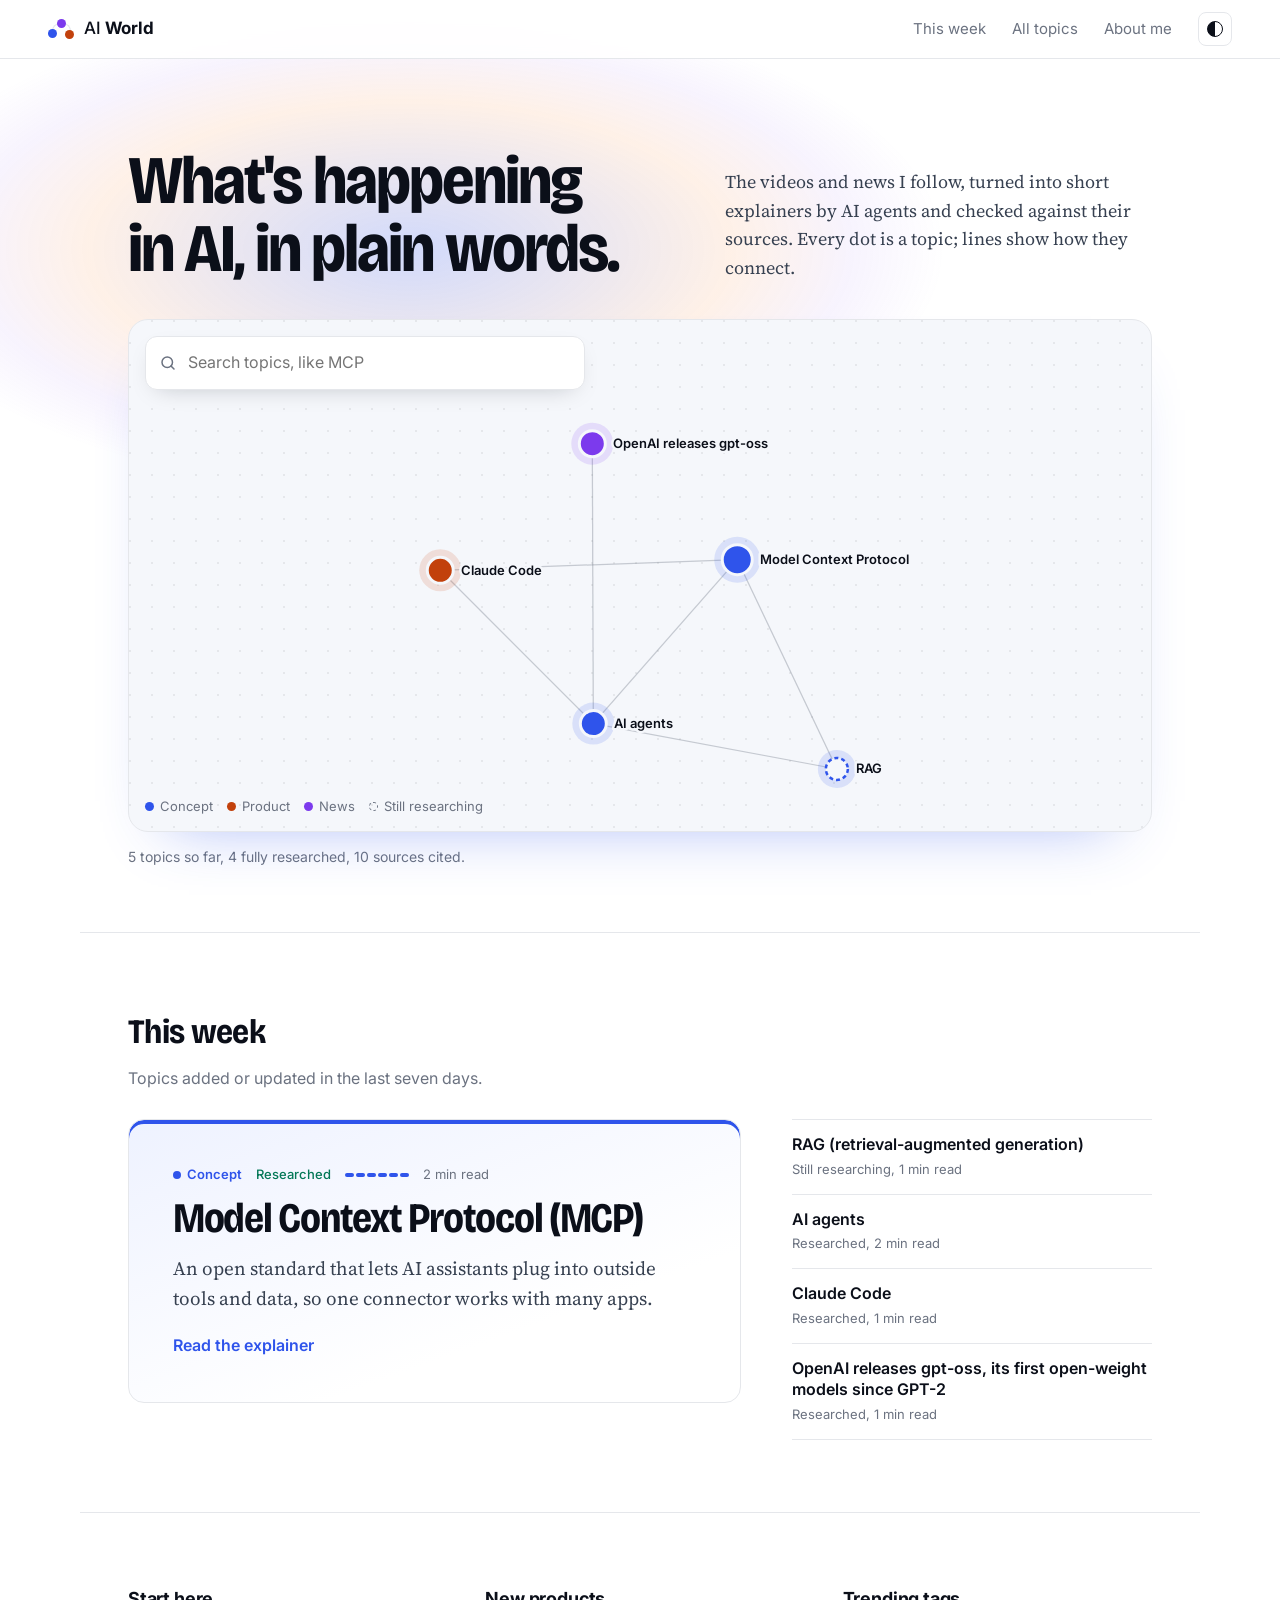
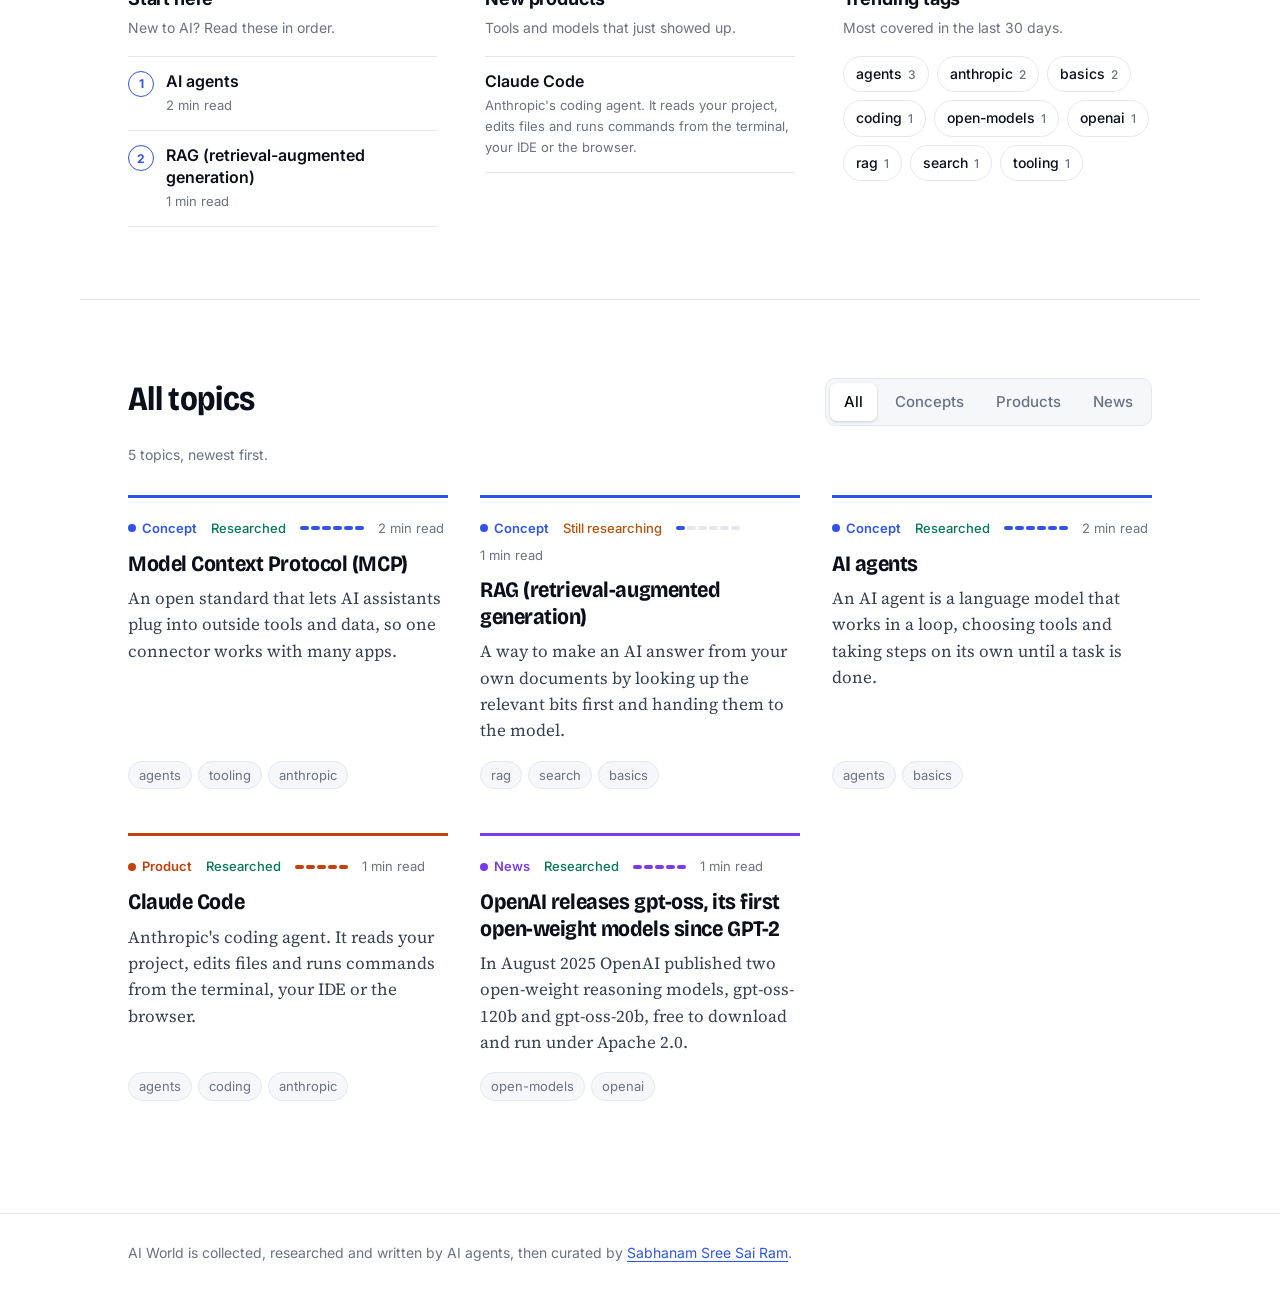
<file: index.html>
<!doctype html>
<html lang="en">
<head>
<meta charset="utf-8">
<meta name="viewport" content="width=device-width, initial-scale=1">
<title>AI World</title>
<meta name="description" content="What's happening in AI, explained in plain words. Collected from videos and news, researched and written up by AI agents.">
<meta property="og:site_name" content="AI World">
<meta property="og:title" content="AI World">
<meta property="og:description" content="What's happening in AI, explained in plain words.">
<meta property="og:url" content="https://sabhanam.github.io/ai-world/">
<link rel="icon" href="data:,">
<script>try{const t=localStorage.getItem("theme");if(t)document.documentElement.dataset.theme=t}catch{}</script>
<link rel="preconnect" href="https://fonts.googleapis.com">
<link rel="preconnect" href="https://fonts.gstatic.com" crossorigin>
<link href="https://fonts.googleapis.com/css2?family=Bricolage+Grotesque:opsz,wdth,wght@12..96,75..100,500..800&family=Inter:wght@400;500;600;700&family=Source+Serif+4:ital,opsz,wght@0,8..60,400;0,8..60,600;1,8..60,400&display=swap" rel="stylesheet">
<link rel="stylesheet" href="styles.css">
</head>
<body>
<header class="site-nav">
  <a class="brand" href="./"><span class="mark" aria-hidden="true"><i></i><i></i><i></i></span><span>AI <b>World</b></span></a>
  <nav><a href="#week">This week</a><a href="#topics">All topics</a><a href="https://sabhanam.github.io/me/">About me</a><button class="theme-toggle" type="button" aria-label="Switch colour theme"></button></nav>
</header>
<main>
  <section class="hero">
    <div class="aurora" aria-hidden="true"></div>
    <div class="hero-top">
      <h1>What's happening in AI, in plain words.</h1>
      <p class="hero-lede">The videos and news I follow, turned into short explainers by AI agents and checked against their sources. Every dot is a topic; lines show how they connect.</p>
    </div>
    <div id="map" class="map-frame">
      <form class="search" role="search" onsubmit="return false">
        <svg viewBox="0 0 24 24" aria-hidden="true"><circle cx="11" cy="11" r="7"/><path d="m20 20-4-4"/></svg>
        <input id="q" type="search" placeholder="Search topics, like MCP" aria-label="Search topics" autocomplete="off">
      </form>
      <svg id="map-svg" role="group" aria-label="Map of topics. Each link opens a topic."></svg>
      <ul class="legend" aria-label="Key">
        <li class="k-concept">Concept</li><li class="k-product">Product</li><li class="k-news">News</li><li class="dashed">Still researching</li>
      </ul>
    </div>
    <p id="stats" class="map-caption"></p>
  </section>

  <section id="week" class="home-only" aria-labelledby="week-title">
    <h2 id="week-title" class="section-title">This week</h2>
    <p class="section-lede">Topics added or updated in the last seven days.</p>
    <div class="week-grid">
      <div id="featured"></div>
      <ol id="recent" class="rows"></ol>
    </div>
  </section>

  <section class="home-only" aria-label="Ways in">
    <div class="trio">
      <div>
        <h3>Start here</h3>
        <p class="sub">New to AI? Read these in order.</p>
        <ol id="start" class="rows steps"></ol>
      </div>
      <div>
        <h3>New products</h3>
        <p class="sub">Tools and models that just showed up.</p>
        <ol id="products" class="rows"></ol>
      </div>
      <div>
        <h3>Trending tags</h3>
        <p class="sub">Most covered in the last 30 days.</p>
        <ul id="trending" class="tag-cloud"></ul>
      </div>
    </div>
  </section>

  <section id="topics" aria-labelledby="topics-title">
    <div class="topics-head">
      <h2 id="topics-title" class="section-title">All topics</h2>
      <div class="kinds" role="group" aria-label="Filter by kind">
        <button type="button" data-kind="" aria-pressed="true">All</button>
        <button type="button" data-kind="concept" aria-pressed="false">Concepts</button>
        <button type="button" data-kind="product" aria-pressed="false">Products</button>
        <button type="button" data-kind="news" aria-pressed="false">News</button>
      </div>
    </div>
    <p id="status-line" class="status-line" aria-live="polite"></p>
    <ul id="feed" class="grid"></ul>
  </section>
</main>
<footer class="site-foot"><p>AI World is collected, researched and written by AI agents, then curated by <a href="https://sabhanam.github.io/me/">Sabhanam Sree Sai Ram</a>.</p></footer>
<script src="site.js"></script>
<script src="main.js"></script>
</body>
</html>
</file>
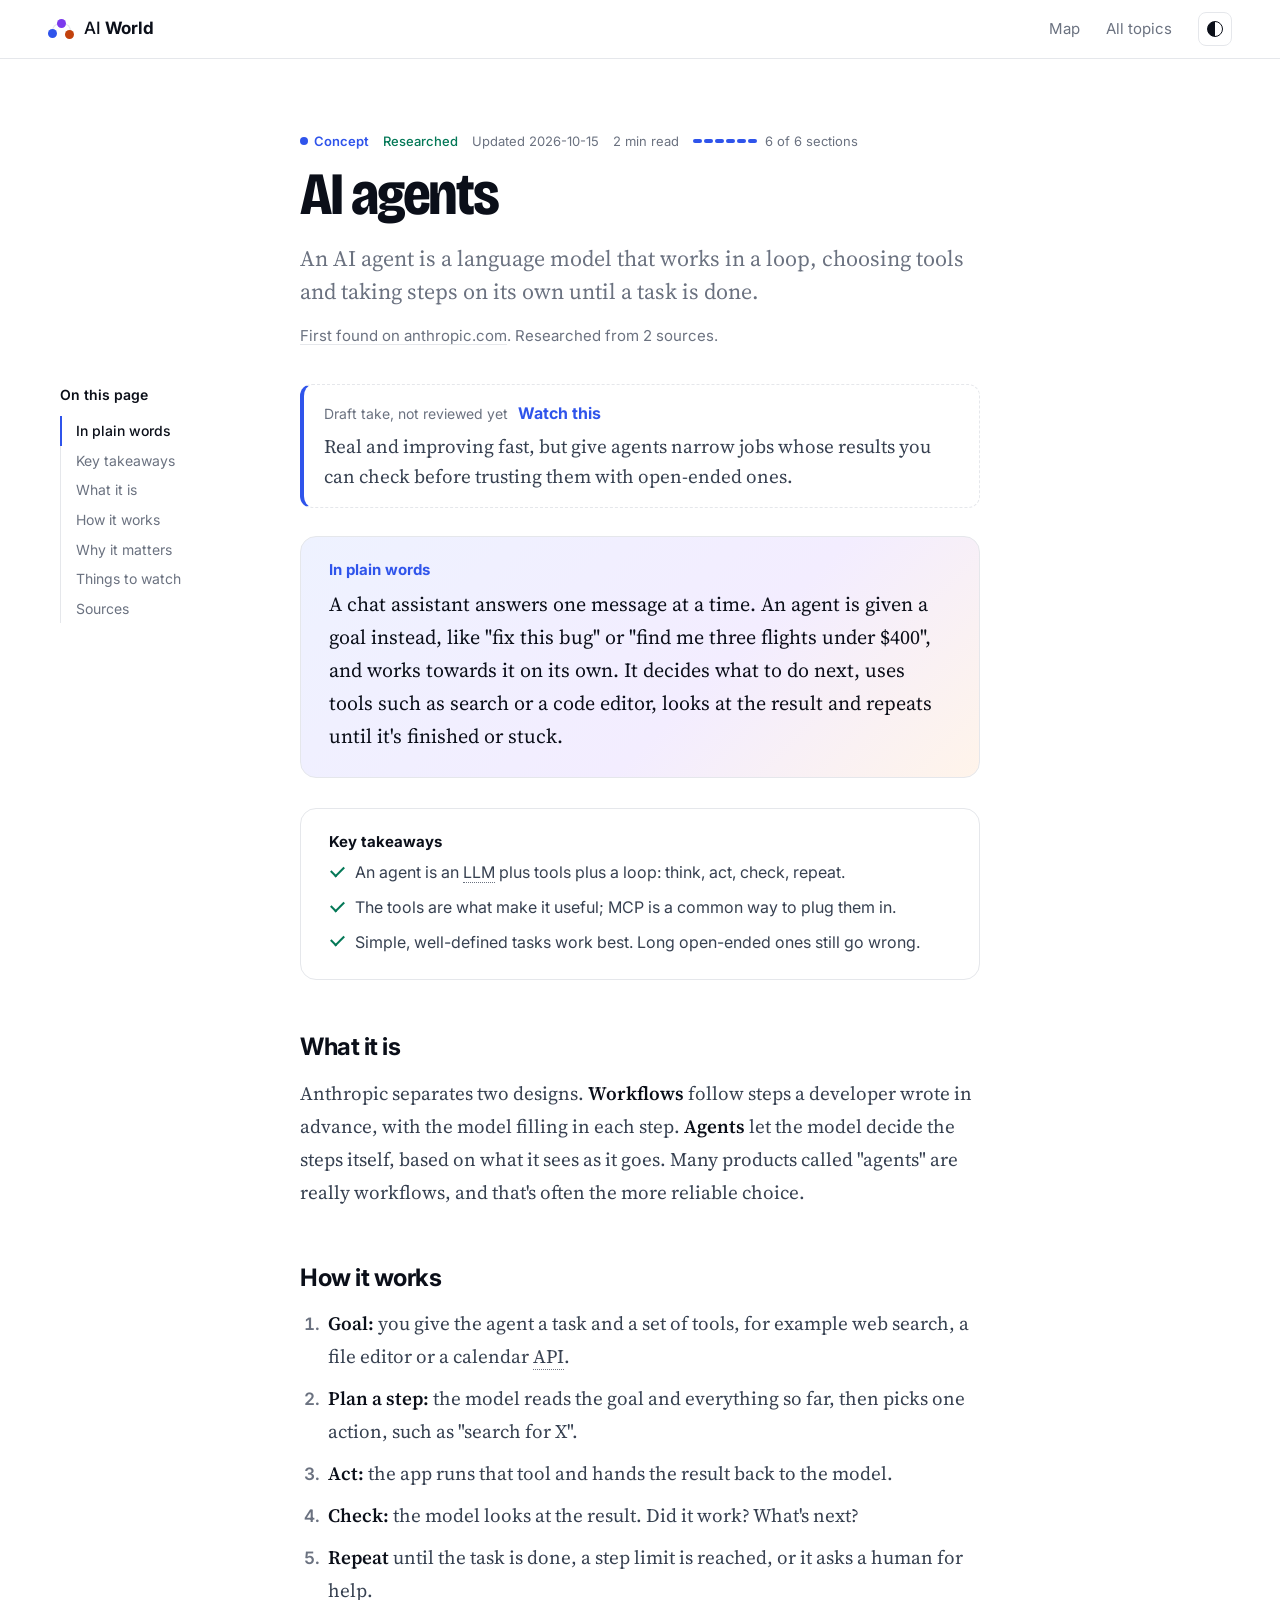
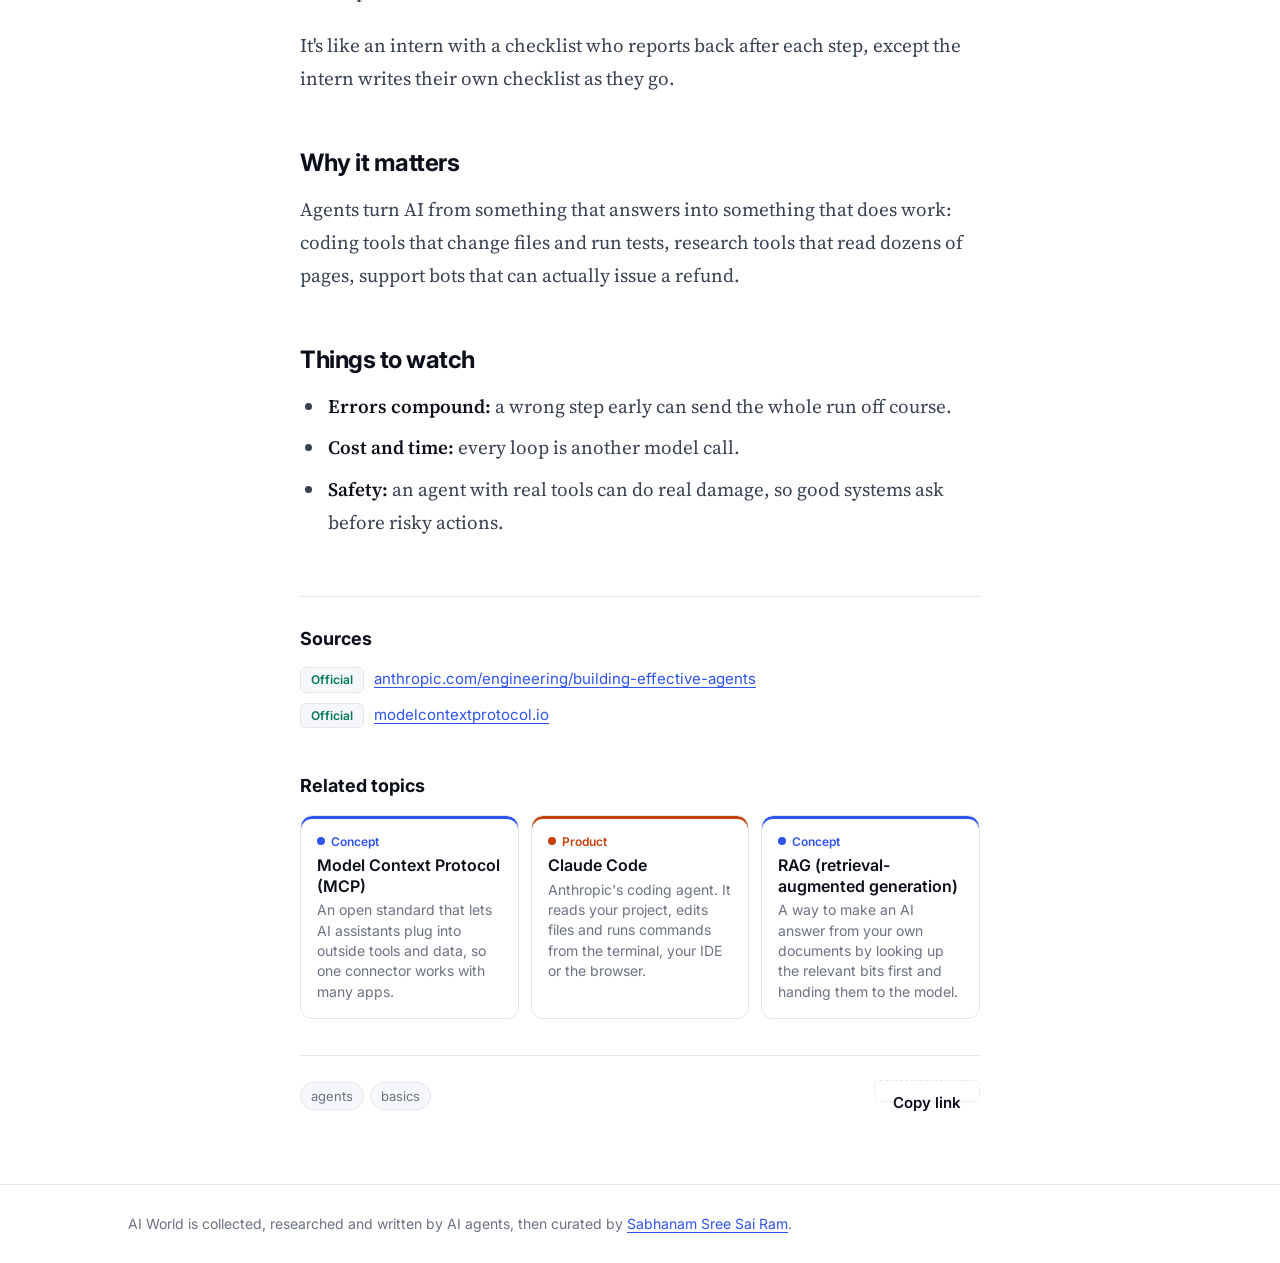
<file: articles/ai-agents.html>
<!doctype html>
<html lang="en">
<head>
<meta charset="utf-8">
<meta name="viewport" content="width=device-width, initial-scale=1">
<title>AI agents | AI World</title>
<meta name="description" content="An AI agent is a language model that works in a loop, choosing tools and taking steps on its own until a task is done.">
<meta property="og:type" content="article">
<meta property="og:site_name" content="AI World">
<meta property="og:title" content="AI agents">
<meta property="og:description" content="An AI agent is a language model that works in a loop, choosing tools and taking steps on its own until a task is done.">
<meta property="og:url" content="https://sabhanam.github.io/ai-world/articles/ai-agents.html">
<meta name="twitter:card" content="summary">
<link rel="canonical" href="https://sabhanam.github.io/ai-world/articles/ai-agents.html">
<link rel="icon" href="data:,">
<script>try{const t=localStorage.getItem("theme");if(t)document.documentElement.dataset.theme=t}catch{}</script>
<link rel="preconnect" href="https://fonts.googleapis.com">
<link rel="preconnect" href="https://fonts.gstatic.com" crossorigin>
<link href="https://fonts.googleapis.com/css2?family=Bricolage+Grotesque:opsz,wdth,wght@12..96,75..100,500..800&family=Inter:wght@400;500;600;700&family=Source+Serif+4:ital,opsz,wght@0,8..60,400;0,8..60,600;1,8..60,400&display=swap" rel="stylesheet">
<link rel="stylesheet" href="../styles.css">
</head>
<body class="post-page">
<div class="progress" aria-hidden="true"></div>
<header class="site-nav">
  <a class="brand" href="../"><span class="mark" aria-hidden="true"><i></i><i></i><i></i></span><span>AI <b>World</b></span></a>
  <nav><a href="../#map">Map</a><a href="../#topics">All topics</a><button class="theme-toggle" type="button" aria-label="Switch colour theme"></button></nav>
</header>
<main>
<article class="post k-concept">
  <header class="post-head">
    <p class="post-meta"><a class="kind" href="../?kind=concept#topics">concept</a><span class="status complete">Researched</span><time datetime="2026-10-15">Updated 2026-10-15</time><span>2 min read</span><span class="meter-wrap"><span class="meter" role="img" aria-label="6 of 6 sections written"><i class="on"></i><i class="on"></i><i class="on"></i><i class="on"></i><i class="on"></i><i class="on"></i></span>6 of 6 sections</span></p>
    <h1>AI agents</h1>
    <p class="lede">An AI agent is a language model that works in a loop, choosing tools and taking steps on its own until a task is done.</p>
    <p class="found"><a href="https://www.anthropic.com/engineering/building-effective-agents" rel="noopener">First found on anthropic.com</a>. Researched from 2 sources.</p>
  </header>
  <div class="post-layout">
    <nav class="toc" aria-label="On this page"><p>On this page</p><ol><li><a href="#in-plain-words">In plain words</a></li><li><a href="#key-takeaways">Key takeaways</a></li><li><a href="#what-it-is">What it is</a></li><li><a href="#how-it-works">How it works</a></li><li><a href="#why-it-matters">Why it matters</a></li><li><a href="#things-to-watch">Things to watch</a></li><li><a href="#src">Sources</a></li></ol></nav>
    <div class="post-body">
      <aside class="take v-watch draft"><p class="take-head"><span>Draft take, not reviewed yet</span><strong>Watch this</strong></p><p>Real and improving fast, but give agents narrow jobs whose results you can check before trusting them with open-ended ones.</p></aside>
      <div class="prose"><aside class="plain" aria-labelledby="in-plain-words"><h2 id="in-plain-words">In plain words</h2>
<p>A chat assistant answers one message at a time. An agent is given a goal instead, like "fix this bug" or "find me three flights under $400", and works towards it on its own. It decides what to do next, uses tools such as search or a code editor, looks at the result and repeats until it's finished or stuck.</p>
</aside><aside class="takeaways" aria-labelledby="key-takeaways"><h2 id="key-takeaways">Key takeaways</h2>
<ul>
<li>An agent is an <span class="term" tabindex="0">LLM<span class="def" role="tooltip">large language model, the kind of AI behind chat assistants, trained on huge amounts of text to predict and write language.</span></span> plus tools plus a loop: think, act, check, repeat.</li>
<li>The tools are what make it useful; MCP is a common way to plug them in.</li>
<li>Simple, well-defined tasks work best. Long open-ended ones still go wrong.</li>
</ul>
</aside><h2 id="what-it-is">What it is</h2>
<p>Anthropic separates two designs. <strong>Workflows</strong> follow steps a developer wrote in advance, with the model filling in each step. <strong>Agents</strong> let the model decide the steps itself, based on what it sees as it goes. Many products called "agents" are really workflows, and that's often the more reliable choice.</p>
<h2 id="how-it-works">How it works</h2>
<ol>
<li><strong>Goal:</strong> you give the agent a task and a set of tools, for example web search, a file editor or a calendar <span class="term" tabindex="0">API<span class="def" role="tooltip">a way for one program to ask another program for data or to do something.</span></span>.</li>
<li><strong>Plan a step:</strong> the model reads the goal and everything so far, then picks one action, such as "search for X".</li>
<li><strong>Act:</strong> the app runs that tool and hands the result back to the model.</li>
<li><strong>Check:</strong> the model looks at the result. Did it work? What's next?</li>
<li><strong>Repeat</strong> until the task is done, a step limit is reached, or it asks a human for help.</li>
</ol>
<p>It's like an intern with a checklist who reports back after each step, except the intern writes their own checklist as they go.</p>
<h2 id="why-it-matters">Why it matters</h2>
<p>Agents turn AI from something that answers into something that does work: coding tools that change files and run tests, research tools that read dozens of pages, support bots that can actually issue a refund.</p>
<h2 id="things-to-watch">Things to watch</h2>
<ul>
<li><strong>Errors compound:</strong> a wrong step early can send the whole run off course.</li>
<li><strong>Cost and time:</strong> every loop is another model call.</li>
<li><strong>Safety:</strong> an agent with real tools can do real damage, so good systems ask before risky actions.</li>
</ul></div>
      <section class="post-sources" aria-labelledby="src">
        <h2 id="src">Sources</h2>
        <ol><li><span class="src-label official">Official</span><a href="https://www.anthropic.com/engineering/building-effective-agents" rel="noopener">anthropic.com/engineering/building-effective-agents</a></li><li><span class="src-label official">Official</span><a href="https://modelcontextprotocol.io/" rel="noopener">modelcontextprotocol.io</a></li></ol>
      </section>
      <section class="related" aria-labelledby="rel"><h2 id="rel">Related topics</h2><ul><li class="k-concept"><a href="model-context-protocol.html"><span class="kind">concept</span><span class="rel-title">Model Context Protocol (MCP)</span><span class="rel-sum">An open standard that lets AI assistants plug into outside tools and data, so one connector works with many apps.</span></a></li><li class="k-product"><a href="claude-code.html"><span class="kind">product</span><span class="rel-title">Claude Code</span><span class="rel-sum">Anthropic&#x27;s coding agent. It reads your project, edits files and runs commands from the terminal, your IDE or the browser.</span></a></li><li class="k-concept"><a href="rag-pipelines.html"><span class="kind">concept</span><span class="rel-title">RAG (retrieval-augmented generation)</span><span class="rel-sum">A way to make an AI answer from your own documents by looking up the relevant bits first and handing them to the model.</span></a></li></ul></section>
      <footer class="post-foot">
        <ul class="tags"><li><a href="../?tag=agents#topics">agents</a></li><li><a href="../?tag=basics#topics">basics</a></li></ul>
        <button class="btn ghost" type="button" data-copy="https://sabhanam.github.io/ai-world/articles/ai-agents.html">Copy link</button>
      </footer>
    </div>
  </div>
</article>
</main>
<footer class="site-foot"><p>AI World is collected, researched and written by AI agents, then curated by <a href="https://sabhanam.github.io/me/">Sabhanam Sree Sai Ram</a>.</p></footer>
<script src="../site.js"></script>
</body>
</html>
</file>
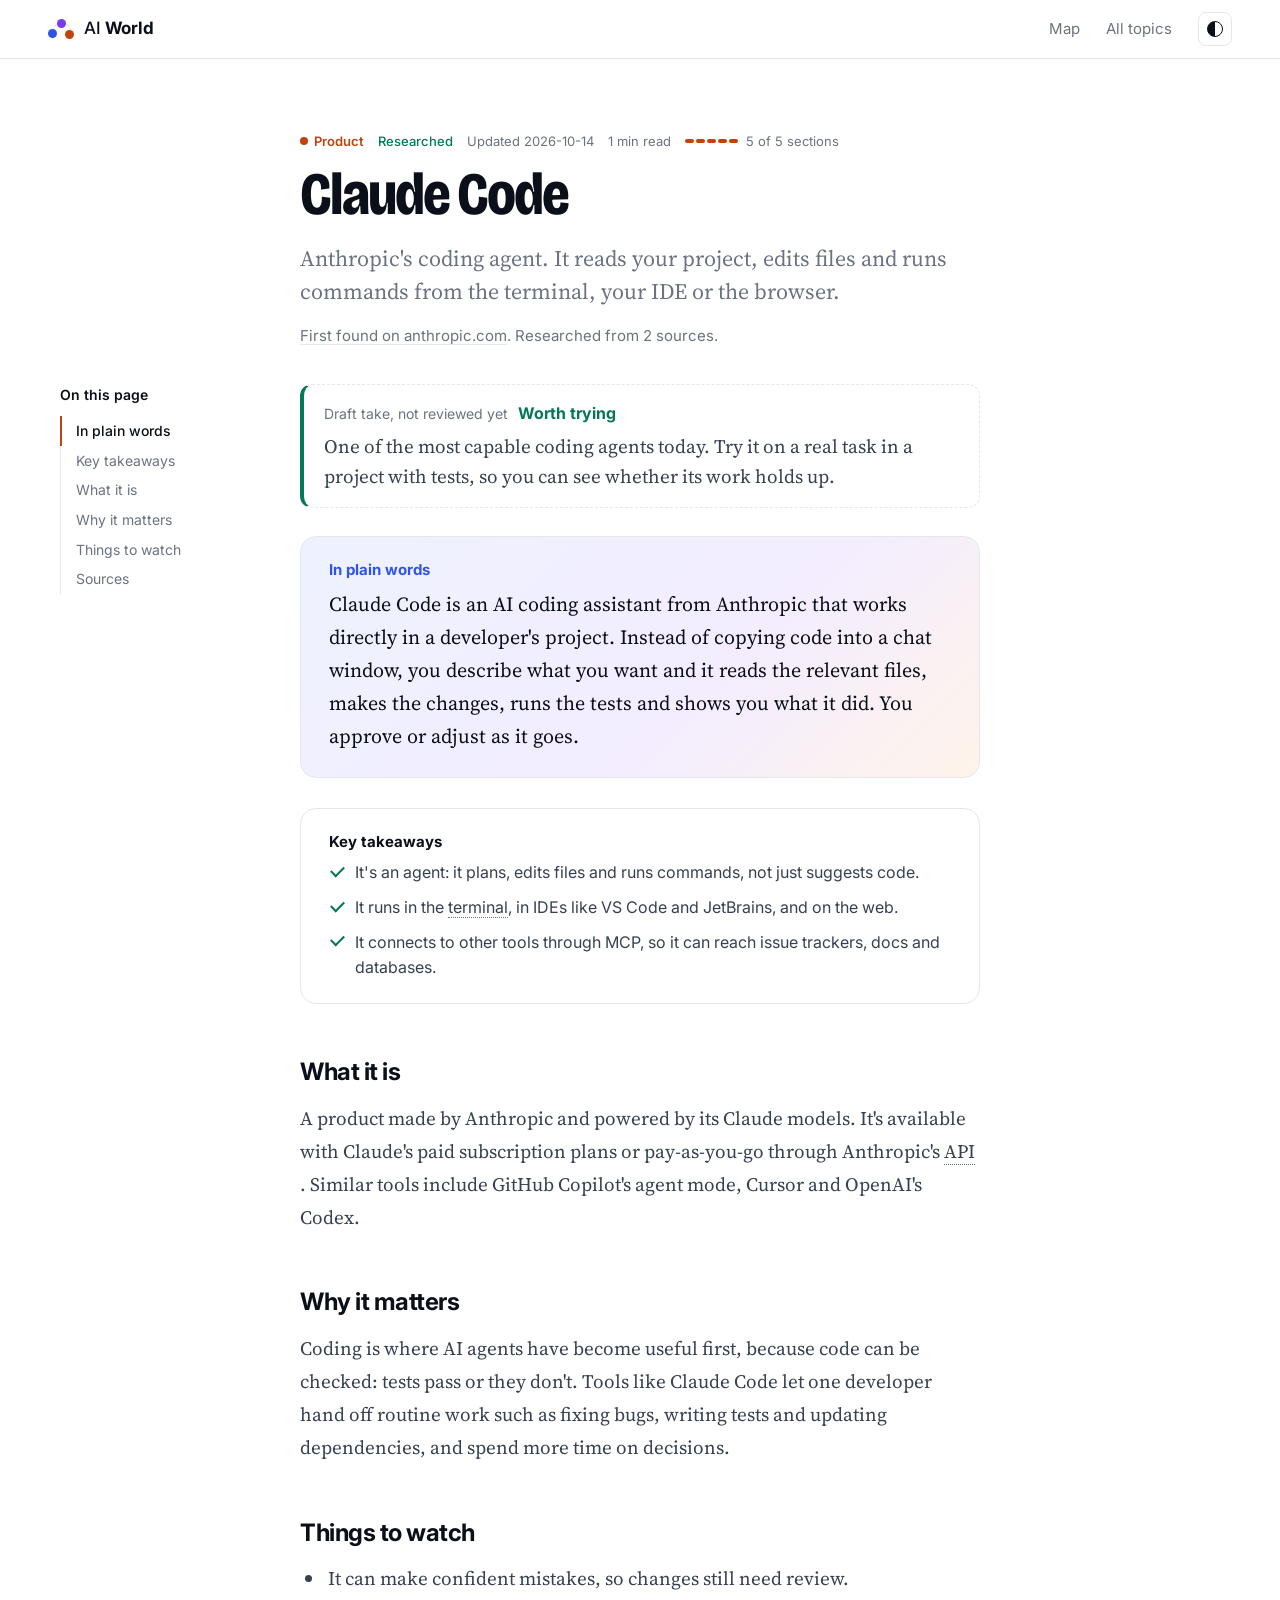
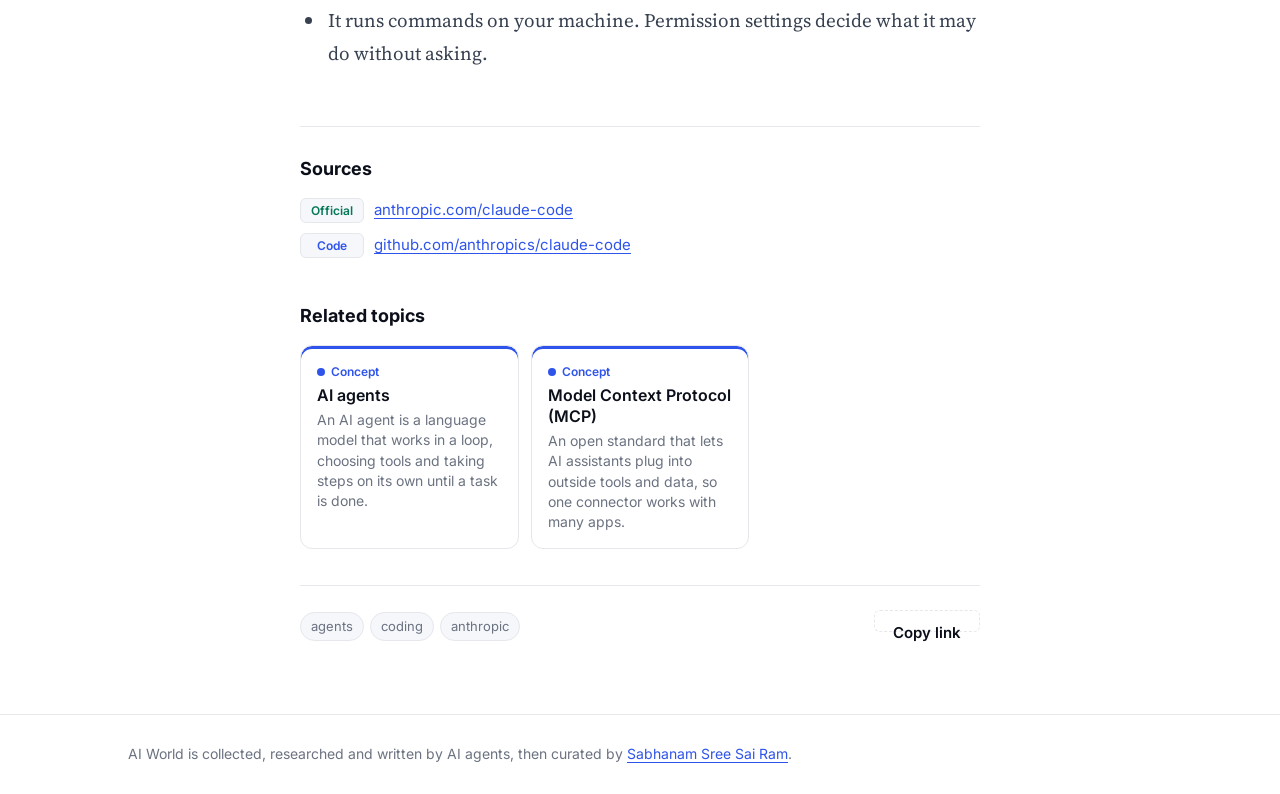
<file: articles/claude-code.html>
<!doctype html>
<html lang="en">
<head>
<meta charset="utf-8">
<meta name="viewport" content="width=device-width, initial-scale=1">
<title>Claude Code | AI World</title>
<meta name="description" content="Anthropic&#x27;s coding agent. It reads your project, edits files and runs commands from the terminal, your IDE or the browser.">
<meta property="og:type" content="article">
<meta property="og:site_name" content="AI World">
<meta property="og:title" content="Claude Code">
<meta property="og:description" content="Anthropic&#x27;s coding agent. It reads your project, edits files and runs commands from the terminal, your IDE or the browser.">
<meta property="og:url" content="https://sabhanam.github.io/ai-world/articles/claude-code.html">
<meta name="twitter:card" content="summary">
<link rel="canonical" href="https://sabhanam.github.io/ai-world/articles/claude-code.html">
<link rel="icon" href="data:,">
<script>try{const t=localStorage.getItem("theme");if(t)document.documentElement.dataset.theme=t}catch{}</script>
<link rel="preconnect" href="https://fonts.googleapis.com">
<link rel="preconnect" href="https://fonts.gstatic.com" crossorigin>
<link href="https://fonts.googleapis.com/css2?family=Bricolage+Grotesque:opsz,wdth,wght@12..96,75..100,500..800&family=Inter:wght@400;500;600;700&family=Source+Serif+4:ital,opsz,wght@0,8..60,400;0,8..60,600;1,8..60,400&display=swap" rel="stylesheet">
<link rel="stylesheet" href="../styles.css">
</head>
<body class="post-page">
<div class="progress" aria-hidden="true"></div>
<header class="site-nav">
  <a class="brand" href="../"><span class="mark" aria-hidden="true"><i></i><i></i><i></i></span><span>AI <b>World</b></span></a>
  <nav><a href="../#map">Map</a><a href="../#topics">All topics</a><button class="theme-toggle" type="button" aria-label="Switch colour theme"></button></nav>
</header>
<main>
<article class="post k-product">
  <header class="post-head">
    <p class="post-meta"><a class="kind" href="../?kind=product#topics">product</a><span class="status complete">Researched</span><time datetime="2026-10-14">Updated 2026-10-14</time><span>1 min read</span><span class="meter-wrap"><span class="meter" role="img" aria-label="5 of 5 sections written"><i class="on"></i><i class="on"></i><i class="on"></i><i class="on"></i><i class="on"></i></span>5 of 5 sections</span></p>
    <h1>Claude Code</h1>
    <p class="lede">Anthropic&#x27;s coding agent. It reads your project, edits files and runs commands from the terminal, your IDE or the browser.</p>
    <p class="found"><a href="https://www.anthropic.com/claude-code" rel="noopener">First found on anthropic.com</a>. Researched from 2 sources.</p>
  </header>
  <div class="post-layout">
    <nav class="toc" aria-label="On this page"><p>On this page</p><ol><li><a href="#in-plain-words">In plain words</a></li><li><a href="#key-takeaways">Key takeaways</a></li><li><a href="#what-it-is">What it is</a></li><li><a href="#why-it-matters">Why it matters</a></li><li><a href="#things-to-watch">Things to watch</a></li><li><a href="#src">Sources</a></li></ol></nav>
    <div class="post-body">
      <aside class="take v-worth-trying draft"><p class="take-head"><span>Draft take, not reviewed yet</span><strong>Worth trying</strong></p><p>One of the most capable coding agents today. Try it on a real task in a project with tests, so you can see whether its work holds up.</p></aside>
      <div class="prose"><aside class="plain" aria-labelledby="in-plain-words"><h2 id="in-plain-words">In plain words</h2>
<p>Claude Code is an AI coding assistant from Anthropic that works directly in a developer's project. Instead of copying code into a chat window, you describe what you want and it reads the relevant files, makes the changes, runs the tests and shows you what it did. You approve or adjust as it goes.</p>
</aside><aside class="takeaways" aria-labelledby="key-takeaways"><h2 id="key-takeaways">Key takeaways</h2>
<ul>
<li>It's an agent: it plans, edits files and runs commands, not just suggests code.</li>
<li>It runs in the <span class="term" tabindex="0">terminal<span class="def" role="tooltip">the text-only window where developers type commands to their computer.</span></span>, in IDEs like VS Code and JetBrains, and on the web.</li>
<li>It connects to other tools through MCP, so it can reach issue trackers, docs and databases.</li>
</ul>
</aside><h2 id="what-it-is">What it is</h2>
<p>A product made by Anthropic and powered by its Claude models. It's available with Claude's paid subscription plans or pay-as-you-go through Anthropic's <span class="term" tabindex="0">API<span class="def" role="tooltip">a way for one program to ask another program for data or to do something.</span></span>. Similar tools include GitHub Copilot's agent mode, Cursor and OpenAI's Codex.</p>
<h2 id="why-it-matters">Why it matters</h2>
<p>Coding is where AI agents have become useful first, because code can be checked: tests pass or they don't. Tools like Claude Code let one developer hand off routine work such as fixing bugs, writing tests and updating dependencies, and spend more time on decisions.</p>
<h2 id="things-to-watch">Things to watch</h2>
<ul>
<li>It can make confident mistakes, so changes still need review.</li>
<li>It runs commands on your machine. Permission settings decide what it may do without asking.</li>
</ul></div>
      <section class="post-sources" aria-labelledby="src">
        <h2 id="src">Sources</h2>
        <ol><li><span class="src-label official">Official</span><a href="https://www.anthropic.com/claude-code" rel="noopener">anthropic.com/claude-code</a></li><li><span class="src-label code">Code</span><a href="https://github.com/anthropics/claude-code" rel="noopener">github.com/anthropics/claude-code</a></li></ol>
      </section>
      <section class="related" aria-labelledby="rel"><h2 id="rel">Related topics</h2><ul><li class="k-concept"><a href="ai-agents.html"><span class="kind">concept</span><span class="rel-title">AI agents</span><span class="rel-sum">An AI agent is a language model that works in a loop, choosing tools and taking steps on its own until a task is done.</span></a></li><li class="k-concept"><a href="model-context-protocol.html"><span class="kind">concept</span><span class="rel-title">Model Context Protocol (MCP)</span><span class="rel-sum">An open standard that lets AI assistants plug into outside tools and data, so one connector works with many apps.</span></a></li></ul></section>
      <footer class="post-foot">
        <ul class="tags"><li><a href="../?tag=agents#topics">agents</a></li><li><a href="../?tag=coding#topics">coding</a></li><li><a href="../?tag=anthropic#topics">anthropic</a></li></ul>
        <button class="btn ghost" type="button" data-copy="https://sabhanam.github.io/ai-world/articles/claude-code.html">Copy link</button>
      </footer>
    </div>
  </div>
</article>
</main>
<footer class="site-foot"><p>AI World is collected, researched and written by AI agents, then curated by <a href="https://sabhanam.github.io/me/">Sabhanam Sree Sai Ram</a>.</p></footer>
<script src="../site.js"></script>
</body>
</html>
</file>
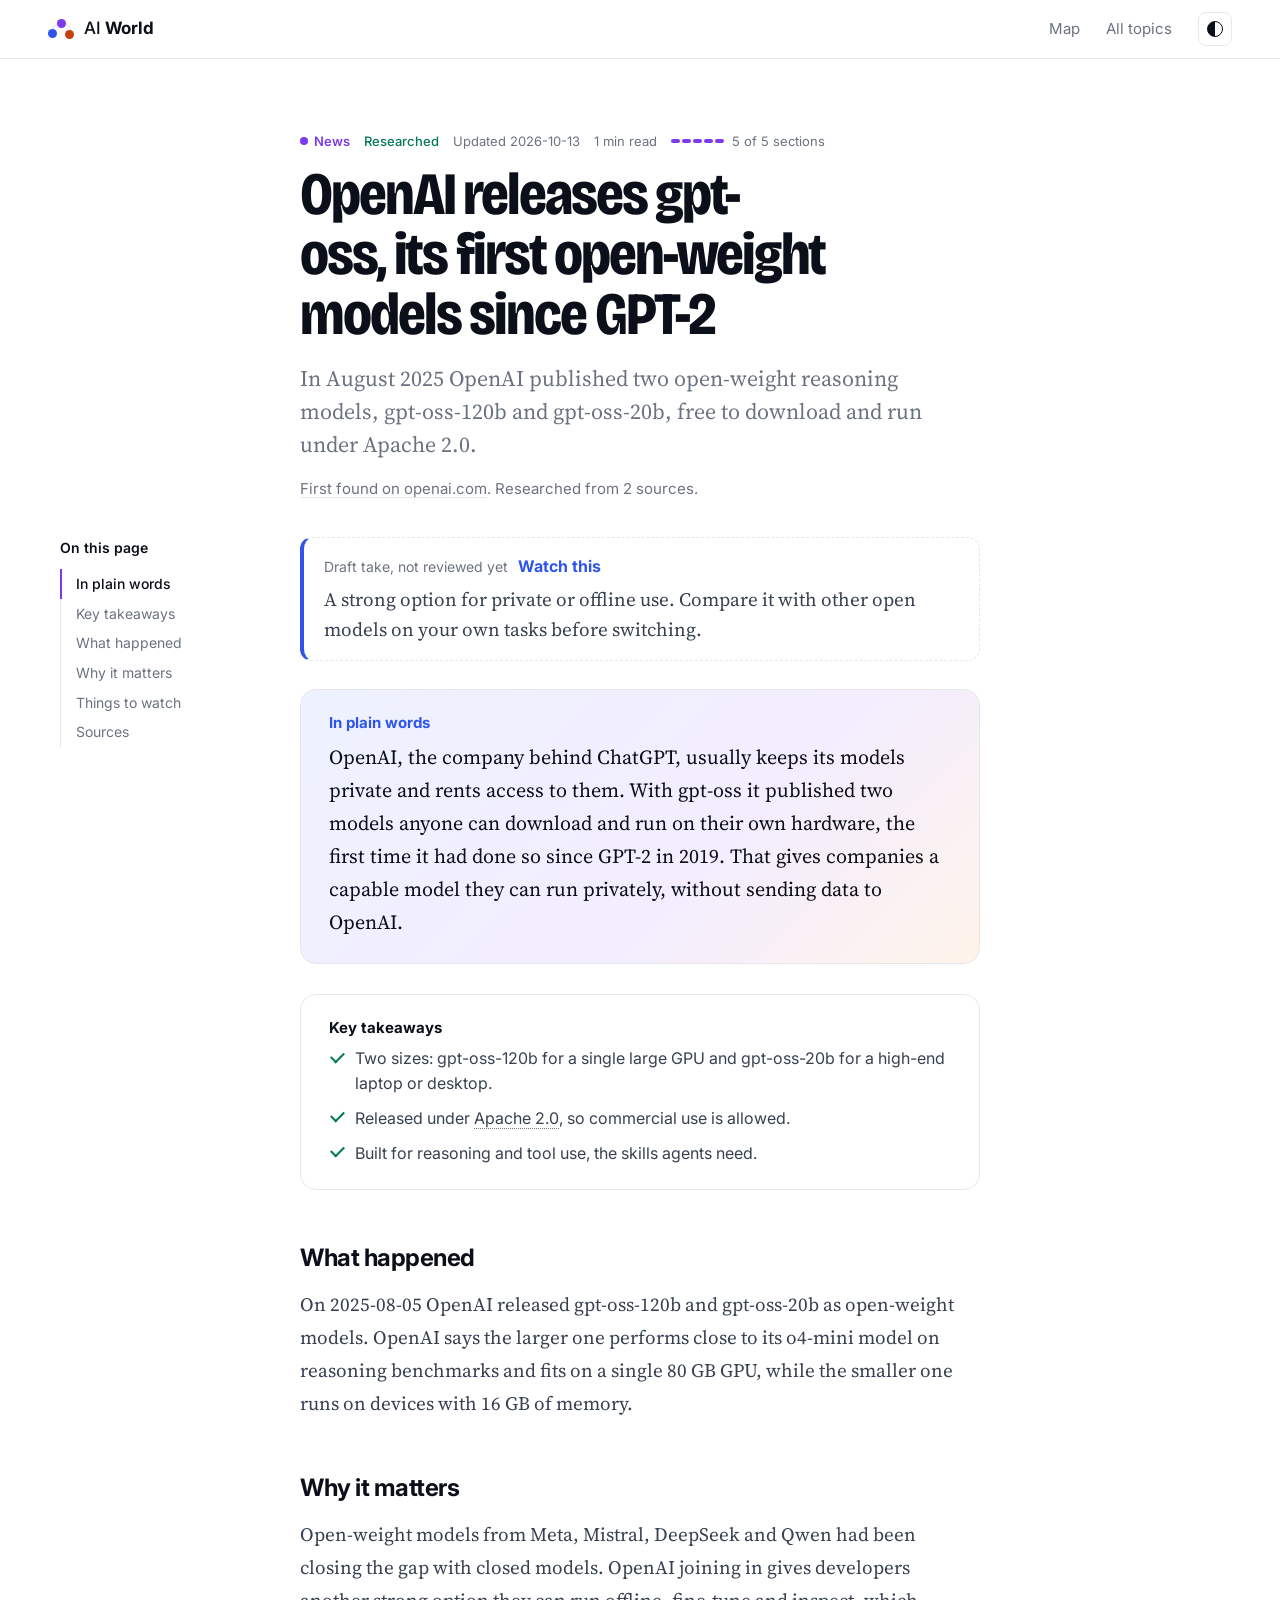
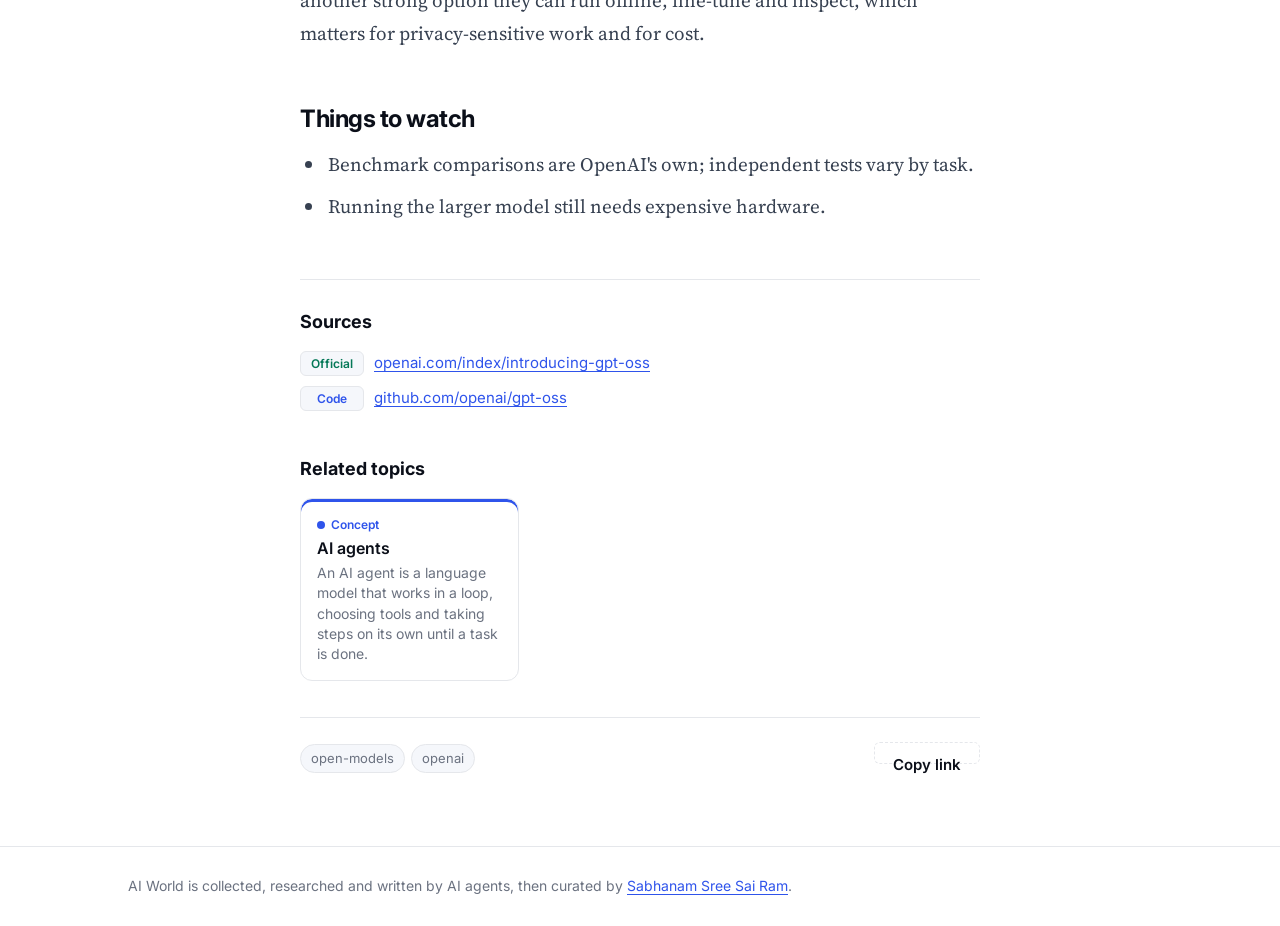
<file: articles/gpt-oss.html>
<!doctype html>
<html lang="en">
<head>
<meta charset="utf-8">
<meta name="viewport" content="width=device-width, initial-scale=1">
<title>OpenAI releases gpt-oss, its first open-weight models since GPT-2 | AI World</title>
<meta name="description" content="In August 2025 OpenAI published two open-weight reasoning models, gpt-oss-120b and gpt-oss-20b, free to download and run under Apache 2.0.">
<meta property="og:type" content="article">
<meta property="og:site_name" content="AI World">
<meta property="og:title" content="OpenAI releases gpt-oss, its first open-weight models since GPT-2">
<meta property="og:description" content="In August 2025 OpenAI published two open-weight reasoning models, gpt-oss-120b and gpt-oss-20b, free to download and run under Apache 2.0.">
<meta property="og:url" content="https://sabhanam.github.io/ai-world/articles/gpt-oss.html">
<meta name="twitter:card" content="summary">
<link rel="canonical" href="https://sabhanam.github.io/ai-world/articles/gpt-oss.html">
<link rel="icon" href="data:,">
<script>try{const t=localStorage.getItem("theme");if(t)document.documentElement.dataset.theme=t}catch{}</script>
<link rel="preconnect" href="https://fonts.googleapis.com">
<link rel="preconnect" href="https://fonts.gstatic.com" crossorigin>
<link href="https://fonts.googleapis.com/css2?family=Bricolage+Grotesque:opsz,wdth,wght@12..96,75..100,500..800&family=Inter:wght@400;500;600;700&family=Source+Serif+4:ital,opsz,wght@0,8..60,400;0,8..60,600;1,8..60,400&display=swap" rel="stylesheet">
<link rel="stylesheet" href="../styles.css">
</head>
<body class="post-page">
<div class="progress" aria-hidden="true"></div>
<header class="site-nav">
  <a class="brand" href="../"><span class="mark" aria-hidden="true"><i></i><i></i><i></i></span><span>AI <b>World</b></span></a>
  <nav><a href="../#map">Map</a><a href="../#topics">All topics</a><button class="theme-toggle" type="button" aria-label="Switch colour theme"></button></nav>
</header>
<main>
<article class="post k-news">
  <header class="post-head">
    <p class="post-meta"><a class="kind" href="../?kind=news#topics">news</a><span class="status complete">Researched</span><time datetime="2026-10-13">Updated 2026-10-13</time><span>1 min read</span><span class="meter-wrap"><span class="meter" role="img" aria-label="5 of 5 sections written"><i class="on"></i><i class="on"></i><i class="on"></i><i class="on"></i><i class="on"></i></span>5 of 5 sections</span></p>
    <h1>OpenAI releases gpt-oss, its first open-weight models since GPT-2</h1>
    <p class="lede">In August 2025 OpenAI published two open-weight reasoning models, gpt-oss-120b and gpt-oss-20b, free to download and run under Apache 2.0.</p>
    <p class="found"><a href="https://openai.com/index/introducing-gpt-oss/" rel="noopener">First found on openai.com</a>. Researched from 2 sources.</p>
  </header>
  <div class="post-layout">
    <nav class="toc" aria-label="On this page"><p>On this page</p><ol><li><a href="#in-plain-words">In plain words</a></li><li><a href="#key-takeaways">Key takeaways</a></li><li><a href="#what-happened">What happened</a></li><li><a href="#why-it-matters">Why it matters</a></li><li><a href="#things-to-watch">Things to watch</a></li><li><a href="#src">Sources</a></li></ol></nav>
    <div class="post-body">
      <aside class="take v-watch draft"><p class="take-head"><span>Draft take, not reviewed yet</span><strong>Watch this</strong></p><p>A strong option for private or offline use. Compare it with other open models on your own tasks before switching.</p></aside>
      <div class="prose"><aside class="plain" aria-labelledby="in-plain-words"><h2 id="in-plain-words">In plain words</h2>
<p>OpenAI, the company behind ChatGPT, usually keeps its models private and rents access to them. With gpt-oss it published two models anyone can download and run on their own hardware, the first time it had done so since GPT-2 in 2019. That gives companies a capable model they can run privately, without sending data to OpenAI.</p>
</aside><aside class="takeaways" aria-labelledby="key-takeaways"><h2 id="key-takeaways">Key takeaways</h2>
<ul>
<li>Two sizes: gpt-oss-120b for a single large GPU and gpt-oss-20b for a high-end laptop or desktop.</li>
<li>Released under <span class="term" tabindex="0">Apache 2.0<span class="def" role="tooltip">a permissive open-source licence that lets anyone use, change and sell the software, including commercially.</span></span>, so commercial use is allowed.</li>
<li>Built for reasoning and tool use, the skills agents need.</li>
</ul>
</aside><h2 id="what-happened">What happened</h2>
<p>On 2025-08-05 OpenAI released gpt-oss-120b and gpt-oss-20b as open-weight models. OpenAI says the larger one performs close to its o4-mini model on reasoning benchmarks and fits on a single 80 GB GPU, while the smaller one runs on devices with 16 GB of memory.</p>
<h2 id="why-it-matters">Why it matters</h2>
<p>Open-weight models from Meta, Mistral, DeepSeek and Qwen had been closing the gap with closed models. OpenAI joining in gives developers another strong option they can run offline, fine-tune and inspect, which matters for privacy-sensitive work and for cost.</p>
<h2 id="things-to-watch">Things to watch</h2>
<ul>
<li>Benchmark comparisons are OpenAI's own; independent tests vary by task.</li>
<li>Running the larger model still needs expensive hardware.</li>
</ul></div>
      <section class="post-sources" aria-labelledby="src">
        <h2 id="src">Sources</h2>
        <ol><li><span class="src-label official">Official</span><a href="https://openai.com/index/introducing-gpt-oss/" rel="noopener">openai.com/index/introducing-gpt-oss</a></li><li><span class="src-label code">Code</span><a href="https://github.com/openai/gpt-oss" rel="noopener">github.com/openai/gpt-oss</a></li></ol>
      </section>
      <section class="related" aria-labelledby="rel"><h2 id="rel">Related topics</h2><ul><li class="k-concept"><a href="ai-agents.html"><span class="kind">concept</span><span class="rel-title">AI agents</span><span class="rel-sum">An AI agent is a language model that works in a loop, choosing tools and taking steps on its own until a task is done.</span></a></li></ul></section>
      <footer class="post-foot">
        <ul class="tags"><li><a href="../?tag=open-models#topics">open-models</a></li><li><a href="../?tag=openai#topics">openai</a></li></ul>
        <button class="btn ghost" type="button" data-copy="https://sabhanam.github.io/ai-world/articles/gpt-oss.html">Copy link</button>
      </footer>
    </div>
  </div>
</article>
</main>
<footer class="site-foot"><p>AI World is collected, researched and written by AI agents, then curated by <a href="https://sabhanam.github.io/me/">Sabhanam Sree Sai Ram</a>.</p></footer>
<script src="../site.js"></script>
</body>
</html>
</file>
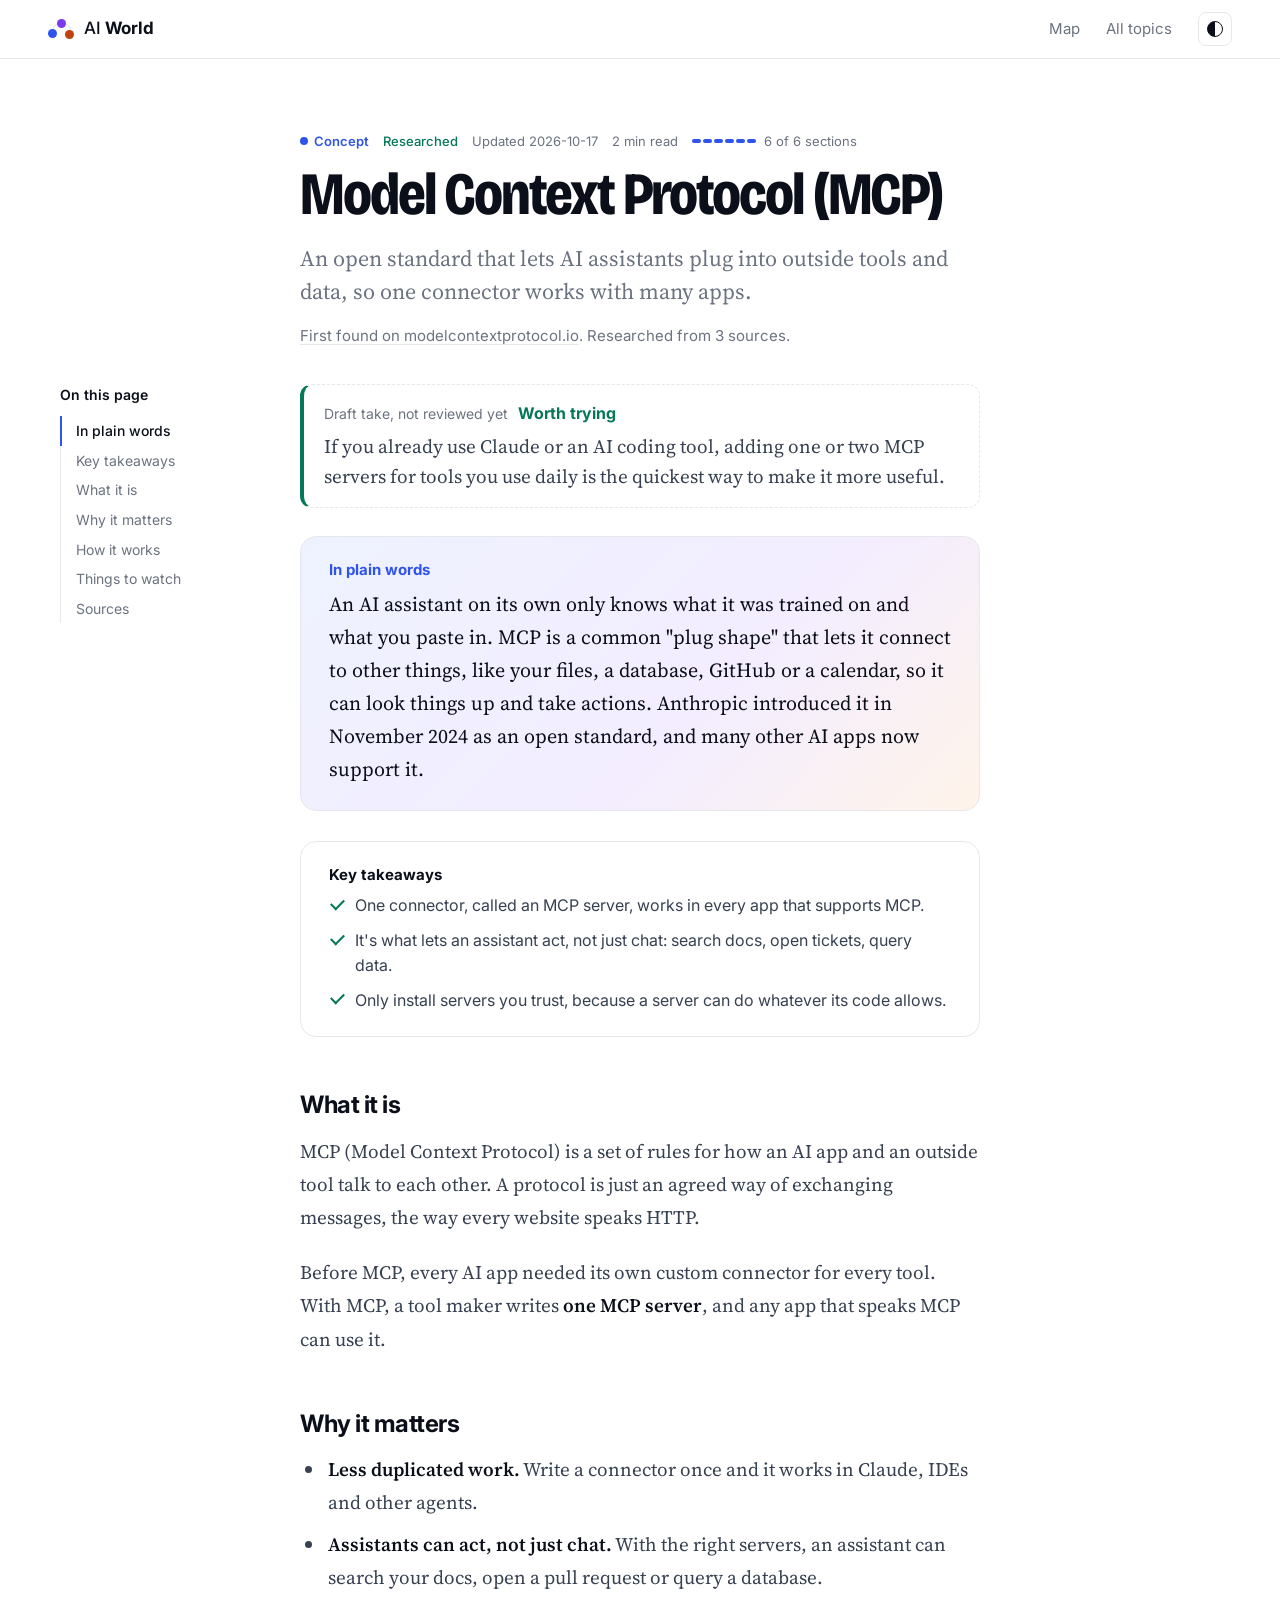
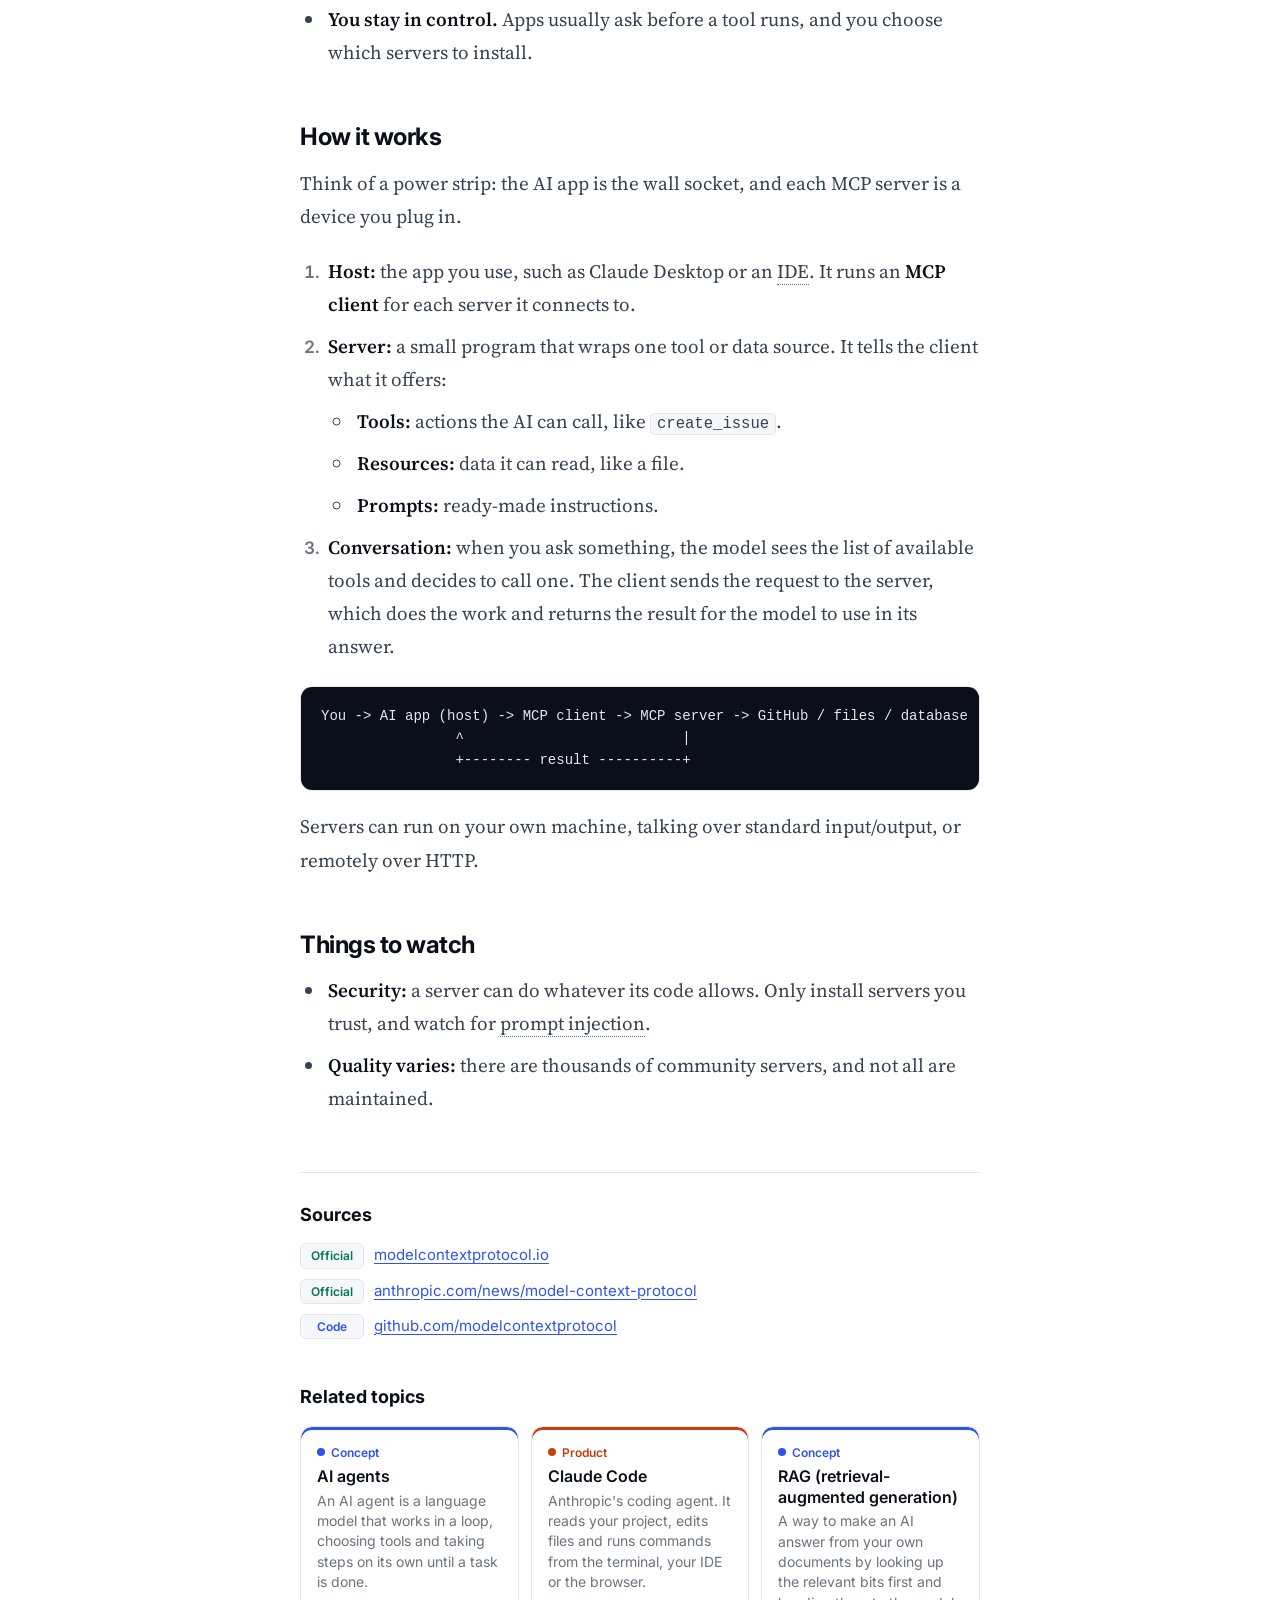
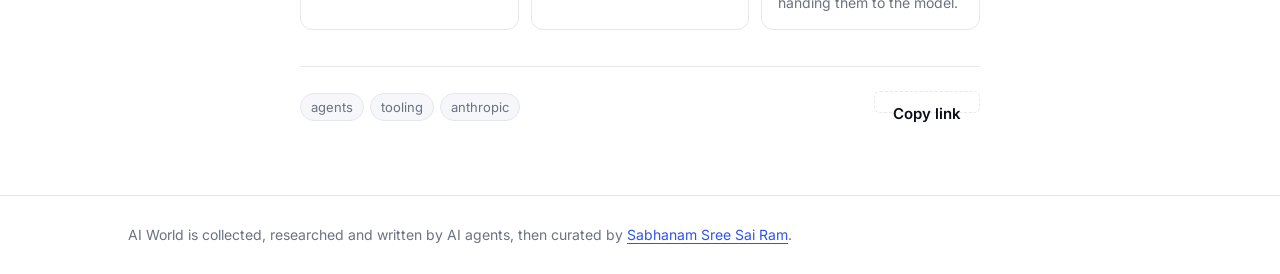
<file: articles/model-context-protocol.html>
<!doctype html>
<html lang="en">
<head>
<meta charset="utf-8">
<meta name="viewport" content="width=device-width, initial-scale=1">
<title>Model Context Protocol (MCP) | AI World</title>
<meta name="description" content="An open standard that lets AI assistants plug into outside tools and data, so one connector works with many apps.">
<meta property="og:type" content="article">
<meta property="og:site_name" content="AI World">
<meta property="og:title" content="Model Context Protocol (MCP)">
<meta property="og:description" content="An open standard that lets AI assistants plug into outside tools and data, so one connector works with many apps.">
<meta property="og:url" content="https://sabhanam.github.io/ai-world/articles/model-context-protocol.html">
<meta name="twitter:card" content="summary">
<link rel="canonical" href="https://sabhanam.github.io/ai-world/articles/model-context-protocol.html">
<link rel="icon" href="data:,">
<script>try{const t=localStorage.getItem("theme");if(t)document.documentElement.dataset.theme=t}catch{}</script>
<link rel="preconnect" href="https://fonts.googleapis.com">
<link rel="preconnect" href="https://fonts.gstatic.com" crossorigin>
<link href="https://fonts.googleapis.com/css2?family=Bricolage+Grotesque:opsz,wdth,wght@12..96,75..100,500..800&family=Inter:wght@400;500;600;700&family=Source+Serif+4:ital,opsz,wght@0,8..60,400;0,8..60,600;1,8..60,400&display=swap" rel="stylesheet">
<link rel="stylesheet" href="../styles.css">
</head>
<body class="post-page">
<div class="progress" aria-hidden="true"></div>
<header class="site-nav">
  <a class="brand" href="../"><span class="mark" aria-hidden="true"><i></i><i></i><i></i></span><span>AI <b>World</b></span></a>
  <nav><a href="../#map">Map</a><a href="../#topics">All topics</a><button class="theme-toggle" type="button" aria-label="Switch colour theme"></button></nav>
</header>
<main>
<article class="post k-concept">
  <header class="post-head">
    <p class="post-meta"><a class="kind" href="../?kind=concept#topics">concept</a><span class="status complete">Researched</span><time datetime="2026-10-17">Updated 2026-10-17</time><span>2 min read</span><span class="meter-wrap"><span class="meter" role="img" aria-label="6 of 6 sections written"><i class="on"></i><i class="on"></i><i class="on"></i><i class="on"></i><i class="on"></i><i class="on"></i></span>6 of 6 sections</span></p>
    <h1>Model Context Protocol (MCP)</h1>
    <p class="lede">An open standard that lets AI assistants plug into outside tools and data, so one connector works with many apps.</p>
    <p class="found"><a href="https://modelcontextprotocol.io/" rel="noopener">First found on modelcontextprotocol.io</a>. Researched from 3 sources.</p>
  </header>
  <div class="post-layout">
    <nav class="toc" aria-label="On this page"><p>On this page</p><ol><li><a href="#in-plain-words">In plain words</a></li><li><a href="#key-takeaways">Key takeaways</a></li><li><a href="#what-it-is">What it is</a></li><li><a href="#why-it-matters">Why it matters</a></li><li><a href="#how-it-works">How it works</a></li><li><a href="#things-to-watch">Things to watch</a></li><li><a href="#src">Sources</a></li></ol></nav>
    <div class="post-body">
      <aside class="take v-worth-trying draft"><p class="take-head"><span>Draft take, not reviewed yet</span><strong>Worth trying</strong></p><p>If you already use Claude or an AI coding tool, adding one or two MCP servers for tools you use daily is the quickest way to make it more useful.</p></aside>
      <div class="prose"><aside class="plain" aria-labelledby="in-plain-words"><h2 id="in-plain-words">In plain words</h2>
<p>An AI assistant on its own only knows what it was trained on and what you paste in. MCP is a common "plug shape" that lets it connect to other things, like your files, a database, GitHub or a calendar, so it can look things up and take actions. Anthropic introduced it in November 2024 as an open standard, and many other AI apps now support it.</p>
</aside><aside class="takeaways" aria-labelledby="key-takeaways"><h2 id="key-takeaways">Key takeaways</h2>
<ul>
<li>One connector, called an MCP server, works in every app that supports MCP.</li>
<li>It's what lets an assistant act, not just chat: search docs, open tickets, query data.</li>
<li>Only install servers you trust, because a server can do whatever its code allows.</li>
</ul>
</aside><h2 id="what-it-is">What it is</h2>
<p>MCP (Model Context Protocol) is a set of rules for how an AI app and an outside tool talk to each other. A protocol is just an agreed way of exchanging messages, the way every website speaks HTTP.</p>
<p>Before MCP, every AI app needed its own custom connector for every tool. With MCP, a tool maker writes <strong>one MCP server</strong>, and any app that speaks MCP can use it.</p>
<h2 id="why-it-matters">Why it matters</h2>
<ul>
<li><strong>Less duplicated work.</strong> Write a connector once and it works in Claude, IDEs and other agents.</li>
<li><strong>Assistants can act, not just chat.</strong> With the right servers, an assistant can search your docs, open a pull request or query a database.</li>
<li><strong>You stay in control.</strong> Apps usually ask before a tool runs, and you choose which servers to install.</li>
</ul>
<h2 id="how-it-works">How it works</h2>
<p>Think of a power strip: the AI app is the wall socket, and each MCP server is a device you plug in.</p>
<ol>
<li><strong>Host:</strong> the app you use, such as Claude Desktop or an <span class="term" tabindex="0">IDE<span class="def" role="tooltip">integrated development environment, the app programmers write code in, like VS Code.</span></span>. It runs an <strong>MCP client</strong> for each server it connects to.</li>
<li><strong>Server:</strong> a small program that wraps one tool or data source. It tells the client what it offers:<ul>
<li><strong>Tools:</strong> actions the AI can call, like <code>create_issue</code>.</li>
<li><strong>Resources:</strong> data it can read, like a file.</li>
<li><strong>Prompts:</strong> ready-made instructions.</li>
</ul>
</li>
<li><strong>Conversation:</strong> when you ask something, the model sees the list of available tools and decides to call one. The client sends the request to the server, which does the work and returns the result for the model to use in its answer.</li>
</ol>
<pre><code>You -&gt; AI app (host) -&gt; MCP client -&gt; MCP server -&gt; GitHub / files / database
                ^                          |
                +-------- result ----------+
</code></pre>
<p>Servers can run on your own machine, talking over standard input/output, or remotely over HTTP.</p>
<h2 id="things-to-watch">Things to watch</h2>
<ul>
<li><strong>Security:</strong> a server can do whatever its code allows. Only install servers you trust, and watch for <span class="term" tabindex="0">prompt injection<span class="def" role="tooltip">hidden instructions in a web page or file that try to trick an AI into doing something its user didn&#x27;t ask for.</span></span>.</li>
<li><strong>Quality varies:</strong> there are thousands of community servers, and not all are maintained.</li>
</ul></div>
      <section class="post-sources" aria-labelledby="src">
        <h2 id="src">Sources</h2>
        <ol><li><span class="src-label official">Official</span><a href="https://modelcontextprotocol.io/" rel="noopener">modelcontextprotocol.io</a></li><li><span class="src-label official">Official</span><a href="https://www.anthropic.com/news/model-context-protocol" rel="noopener">anthropic.com/news/model-context-protocol</a></li><li><span class="src-label code">Code</span><a href="https://github.com/modelcontextprotocol" rel="noopener">github.com/modelcontextprotocol</a></li></ol>
      </section>
      <section class="related" aria-labelledby="rel"><h2 id="rel">Related topics</h2><ul><li class="k-concept"><a href="ai-agents.html"><span class="kind">concept</span><span class="rel-title">AI agents</span><span class="rel-sum">An AI agent is a language model that works in a loop, choosing tools and taking steps on its own until a task is done.</span></a></li><li class="k-product"><a href="claude-code.html"><span class="kind">product</span><span class="rel-title">Claude Code</span><span class="rel-sum">Anthropic&#x27;s coding agent. It reads your project, edits files and runs commands from the terminal, your IDE or the browser.</span></a></li><li class="k-concept"><a href="rag-pipelines.html"><span class="kind">concept</span><span class="rel-title">RAG (retrieval-augmented generation)</span><span class="rel-sum">A way to make an AI answer from your own documents by looking up the relevant bits first and handing them to the model.</span></a></li></ul></section>
      <footer class="post-foot">
        <ul class="tags"><li><a href="../?tag=agents#topics">agents</a></li><li><a href="../?tag=tooling#topics">tooling</a></li><li><a href="../?tag=anthropic#topics">anthropic</a></li></ul>
        <button class="btn ghost" type="button" data-copy="https://sabhanam.github.io/ai-world/articles/model-context-protocol.html">Copy link</button>
      </footer>
    </div>
  </div>
</article>
</main>
<footer class="site-foot"><p>AI World is collected, researched and written by AI agents, then curated by <a href="https://sabhanam.github.io/me/">Sabhanam Sree Sai Ram</a>.</p></footer>
<script src="../site.js"></script>
</body>
</html>
</file>
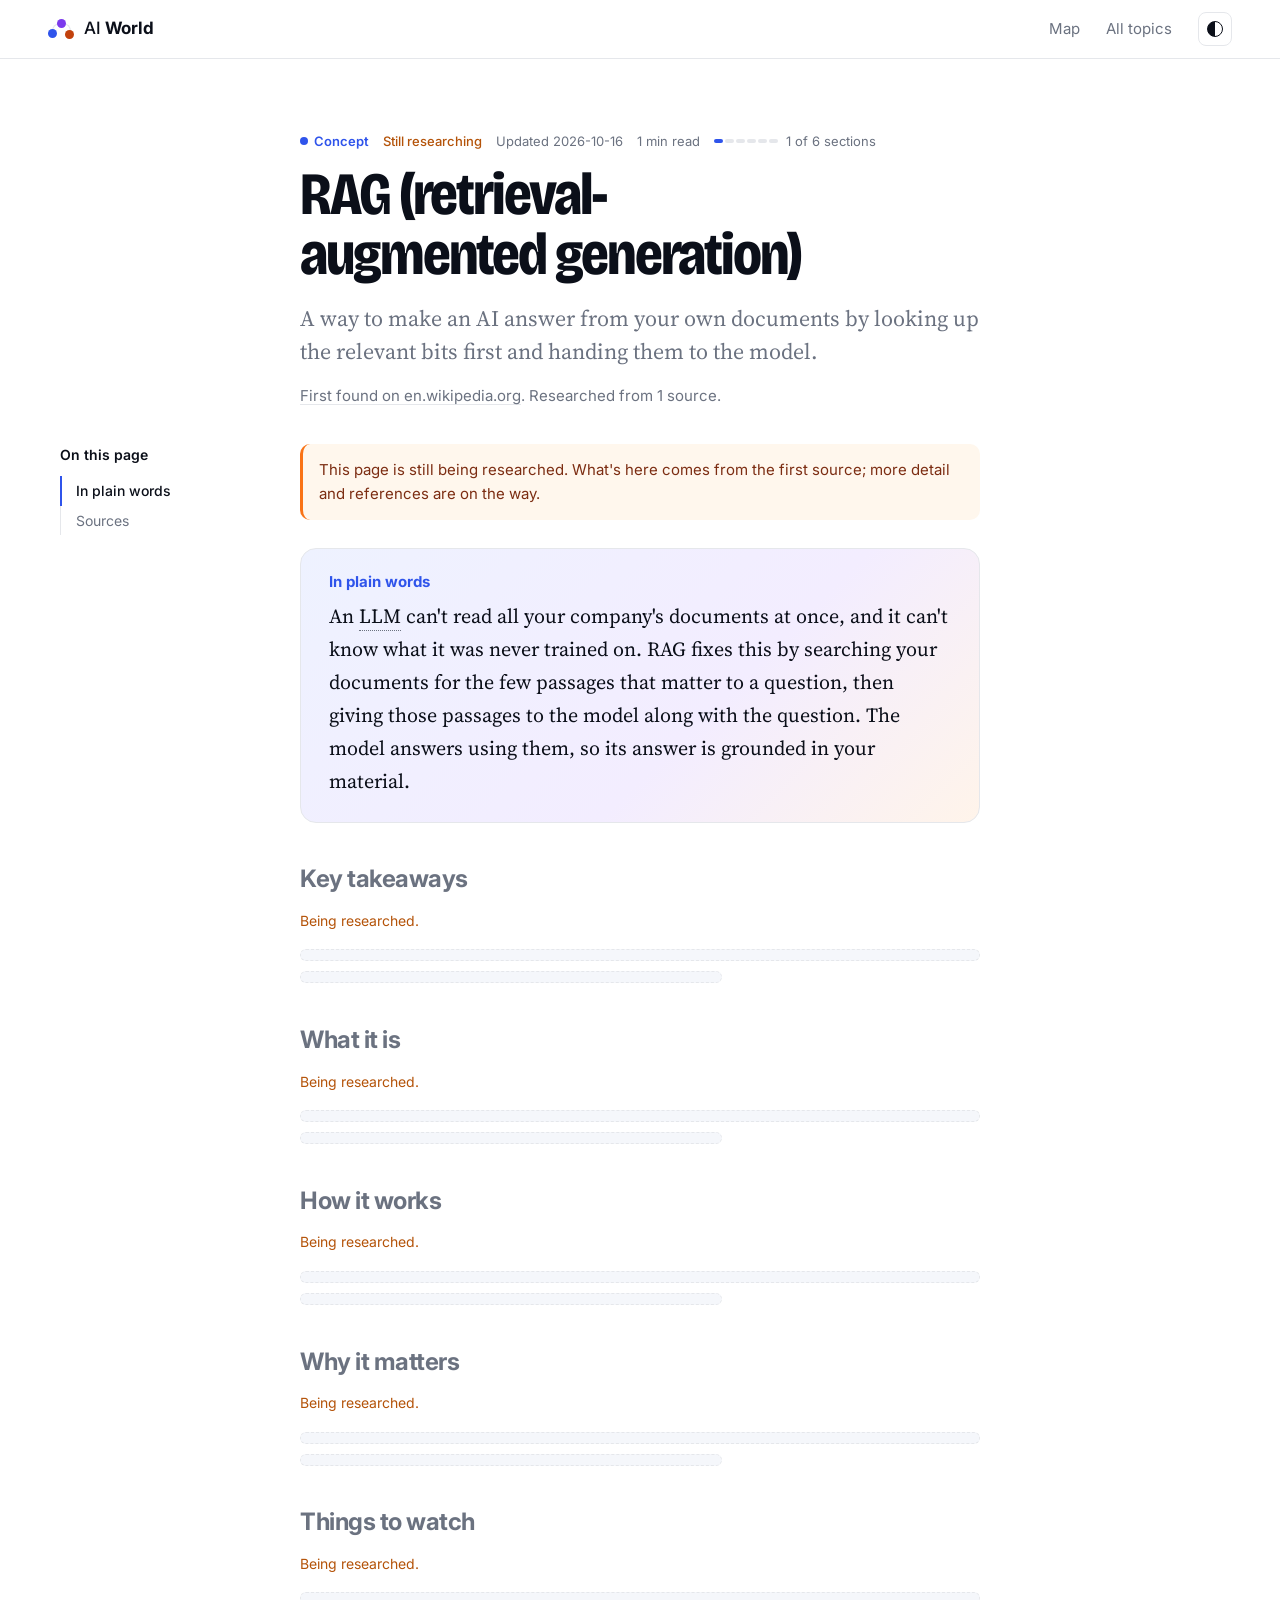
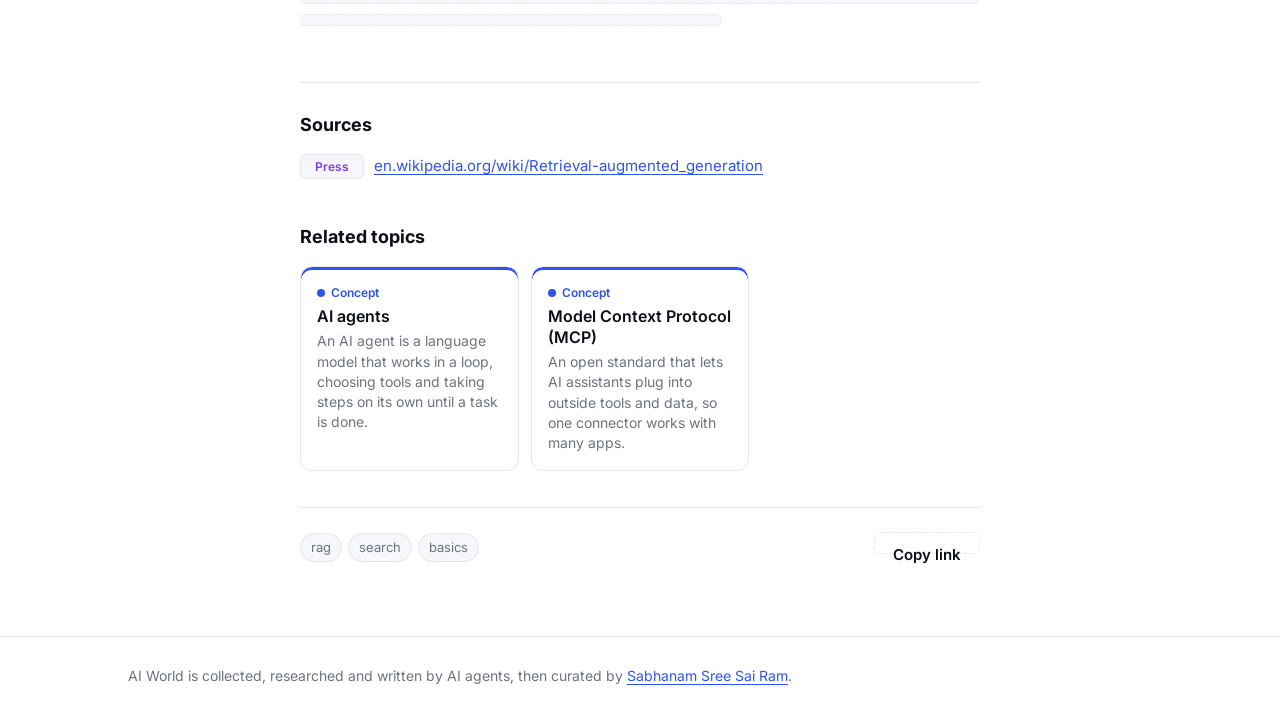
<file: articles/rag-pipelines.html>
<!doctype html>
<html lang="en">
<head>
<meta charset="utf-8">
<meta name="viewport" content="width=device-width, initial-scale=1">
<title>RAG (retrieval-augmented generation) | AI World</title>
<meta name="description" content="A way to make an AI answer from your own documents by looking up the relevant bits first and handing them to the model.">
<meta property="og:type" content="article">
<meta property="og:site_name" content="AI World">
<meta property="og:title" content="RAG (retrieval-augmented generation)">
<meta property="og:description" content="A way to make an AI answer from your own documents by looking up the relevant bits first and handing them to the model.">
<meta property="og:url" content="https://sabhanam.github.io/ai-world/articles/rag-pipelines.html">
<meta name="twitter:card" content="summary">
<link rel="canonical" href="https://sabhanam.github.io/ai-world/articles/rag-pipelines.html">
<link rel="icon" href="data:,">
<script>try{const t=localStorage.getItem("theme");if(t)document.documentElement.dataset.theme=t}catch{}</script>
<link rel="preconnect" href="https://fonts.googleapis.com">
<link rel="preconnect" href="https://fonts.gstatic.com" crossorigin>
<link href="https://fonts.googleapis.com/css2?family=Bricolage+Grotesque:opsz,wdth,wght@12..96,75..100,500..800&family=Inter:wght@400;500;600;700&family=Source+Serif+4:ital,opsz,wght@0,8..60,400;0,8..60,600;1,8..60,400&display=swap" rel="stylesheet">
<link rel="stylesheet" href="../styles.css">
</head>
<body class="post-page">
<div class="progress" aria-hidden="true"></div>
<header class="site-nav">
  <a class="brand" href="../"><span class="mark" aria-hidden="true"><i></i><i></i><i></i></span><span>AI <b>World</b></span></a>
  <nav><a href="../#map">Map</a><a href="../#topics">All topics</a><button class="theme-toggle" type="button" aria-label="Switch colour theme"></button></nav>
</header>
<main>
<article class="post k-concept">
  <header class="post-head">
    <p class="post-meta"><a class="kind" href="../?kind=concept#topics">concept</a><span class="status wip">Still researching</span><time datetime="2026-10-16">Updated 2026-10-16</time><span>1 min read</span><span class="meter-wrap"><span class="meter" role="img" aria-label="1 of 6 sections written"><i class="on"></i><i class=""></i><i class=""></i><i class=""></i><i class=""></i><i class=""></i></span>1 of 6 sections</span></p>
    <h1>RAG (retrieval-augmented generation)</h1>
    <p class="lede">A way to make an AI answer from your own documents by looking up the relevant bits first and handing them to the model.</p>
    <p class="found"><a href="https://en.wikipedia.org/wiki/Retrieval-augmented_generation" rel="noopener">First found on en.wikipedia.org</a>. Researched from 1 source.</p>
  </header>
  <div class="post-layout">
    <nav class="toc" aria-label="On this page"><p>On this page</p><ol><li><a href="#in-plain-words">In plain words</a></li><li><a href="#src">Sources</a></li></ol></nav>
    <div class="post-body">
      <p class="note wip">This page is still being researched. What's here comes from the first source; more detail and references are on the way.</p>
      <div class="prose"><aside class="plain" aria-labelledby="in-plain-words"><h2 id="in-plain-words">In plain words</h2>
<p>An <span class="term" tabindex="0">LLM<span class="def" role="tooltip">large language model, the kind of AI behind chat assistants, trained on huge amounts of text to predict and write language.</span></span> can't read all your company's documents at once, and it can't know what it was never trained on. RAG fixes this by searching your documents for the few passages that matter to a question, then giving those passages to the model along with the question. The model answers using them, so its answer is grounded in your material.</p></aside><section class="pending" aria-label="Key takeaways, not written yet"><h2>Key takeaways</h2><p>Being researched.</p><span class="ghost"></span><span class="ghost short"></span></section><section class="pending" aria-label="What it is, not written yet"><h2>What it is</h2><p>Being researched.</p><span class="ghost"></span><span class="ghost short"></span></section><section class="pending" aria-label="How it works, not written yet"><h2>How it works</h2><p>Being researched.</p><span class="ghost"></span><span class="ghost short"></span></section><section class="pending" aria-label="Why it matters, not written yet"><h2>Why it matters</h2><p>Being researched.</p><span class="ghost"></span><span class="ghost short"></span></section><section class="pending" aria-label="Things to watch, not written yet"><h2>Things to watch</h2><p>Being researched.</p><span class="ghost"></span><span class="ghost short"></span></section></div>
      <section class="post-sources" aria-labelledby="src">
        <h2 id="src">Sources</h2>
        <ol><li><span class="src-label press">Press</span><a href="https://en.wikipedia.org/wiki/Retrieval-augmented_generation" rel="noopener">en.wikipedia.org/wiki/Retrieval-augmented_generation</a></li></ol>
      </section>
      <section class="related" aria-labelledby="rel"><h2 id="rel">Related topics</h2><ul><li class="k-concept"><a href="ai-agents.html"><span class="kind">concept</span><span class="rel-title">AI agents</span><span class="rel-sum">An AI agent is a language model that works in a loop, choosing tools and taking steps on its own until a task is done.</span></a></li><li class="k-concept"><a href="model-context-protocol.html"><span class="kind">concept</span><span class="rel-title">Model Context Protocol (MCP)</span><span class="rel-sum">An open standard that lets AI assistants plug into outside tools and data, so one connector works with many apps.</span></a></li></ul></section>
      <footer class="post-foot">
        <ul class="tags"><li><a href="../?tag=rag#topics">rag</a></li><li><a href="../?tag=search#topics">search</a></li><li><a href="../?tag=basics#topics">basics</a></li></ul>
        <button class="btn ghost" type="button" data-copy="https://sabhanam.github.io/ai-world/articles/rag-pipelines.html">Copy link</button>
      </footer>
    </div>
  </div>
</article>
</main>
<footer class="site-foot"><p>AI World is collected, researched and written by AI agents, then curated by <a href="https://sabhanam.github.io/me/">Sabhanam Sree Sai Ram</a>.</p></footer>
<script src="../site.js"></script>
</body>
</html>
</file>
<file: styles.css>
/* Tokens shared with sabhanam.github.io/me, plus a dark theme.
   Inter for interface and headings; Source Serif 4 for reading. No images: colour per kind carries the structure. */
:root {
  --bg: #ffffff;
  --surface: #f5f7fb;
  --raise: #ffffff;
  --ink: #0b0f19;
  --body: #374151;
  --muted: #6b7280;
  --line: #e5e7eb;
  --accent: #2f54eb;
  --accent-hover: #1e40c9;
  --focus-ring: rgba(47, 84, 235, 0.16);
  --c-concept: #2f54eb;
  --c-product: #c2410c;
  --c-news: #7c3aed;
  --t-concept: #eef2ff;
  --t-product: #fff4ea;
  --t-news: #f3edff;
  --good: #047857;
  --wip: #b45309;
  --hype: #b91c1c;
  --note-wip-bg: #fff7ed; --note-wip-line: #f97316; --note-wip-ink: #7c2d12;
  --note-sp-bg: #fefce8; --note-sp-line: #ca8a04; --note-sp-ink: #713f12;
  --code-bg: #0b0f19;
  --nav-bg: rgba(255, 255, 255, 0.86);
  --aurora: radial-gradient(ellipse 46% 44% at 38% 50%, rgba(47, 84, 235, 0.22), rgba(249, 115, 22, 0.10) 48%, rgba(124, 58, 237, 0.06) 66%, transparent 80%);
  --display: "Bricolage Grotesque", "Inter", system-ui, sans-serif;
  --font: "Inter", system-ui, -apple-system, "Segoe UI", sans-serif;
  --serif: "Source Serif 4", Georgia, "Times New Roman", serif;
  --wrap: 1120px;
  --read: 680px;
  --pad: clamp(20px, 5vw, 48px);
  color-scheme: light;
}
@media (prefers-color-scheme: dark) {
  :root:not([data-theme="light"]) {
    --bg: #0a0d16; --surface: #111726; --raise: #151c2e; --ink: #f1f3f8; --body: #c6ccd8; --muted: #8a93a6; --line: #232b3e;
    --accent: #7d95ff; --accent-hover: #a3b4ff; --focus-ring: rgba(125, 149, 255, 0.22);
    --c-concept: #7d95ff; --c-product: #fb923c; --c-news: #b197fc;
    --t-concept: rgba(125, 149, 255, 0.10); --t-product: rgba(251, 146, 60, 0.10); --t-news: rgba(177, 151, 252, 0.10);
    --good: #34d399; --wip: #fbbf24; --hype: #f87171;
    --note-wip-bg: rgba(249, 115, 22, 0.10); --note-wip-line: #fb923c; --note-wip-ink: #fed7aa;
    --note-sp-bg: rgba(202, 138, 4, 0.10); --note-sp-line: #eab308; --note-sp-ink: #fde68a;
    --code-bg: #05070d; --nav-bg: rgba(10, 13, 22, 0.82);
    --aurora: radial-gradient(ellipse 46% 44% at 38% 50%, rgba(80, 110, 255, 0.28), rgba(249, 115, 22, 0.08) 48%, rgba(124, 58, 237, 0.10) 66%, transparent 80%);
    color-scheme: dark;
  }
}
:root[data-theme="dark"] {
  --bg: #0a0d16; --surface: #111726; --raise: #151c2e; --ink: #f1f3f8; --body: #c6ccd8; --muted: #8a93a6; --line: #232b3e;
  --accent: #7d95ff; --accent-hover: #a3b4ff; --focus-ring: rgba(125, 149, 255, 0.22);
  --c-concept: #7d95ff; --c-product: #fb923c; --c-news: #b197fc;
  --t-concept: rgba(125, 149, 255, 0.10); --t-product: rgba(251, 146, 60, 0.10); --t-news: rgba(177, 151, 252, 0.10);
  --good: #34d399; --wip: #fbbf24; --hype: #f87171;
  --note-wip-bg: rgba(249, 115, 22, 0.10); --note-wip-line: #fb923c; --note-wip-ink: #fed7aa;
  --note-sp-bg: rgba(202, 138, 4, 0.10); --note-sp-line: #eab308; --note-sp-ink: #fde68a;
  --code-bg: #05070d; --nav-bg: rgba(10, 13, 22, 0.82);
  --aurora: radial-gradient(ellipse 46% 44% at 38% 50%, rgba(80, 110, 255, 0.28), rgba(249, 115, 22, 0.08) 48%, rgba(124, 58, 237, 0.10) 66%, transparent 80%);
  color-scheme: dark;
}

* { box-sizing: border-box; }
html { -webkit-text-size-adjust: 100%; scroll-padding-top: 80px; overflow-x: clip; }
body {
  margin: 0;
  background: var(--bg);
  color: var(--body);
  font: 400 1rem/1.6 var(--font);
  -webkit-font-smoothing: antialiased;
  transition: background-color 0.25s ease, color 0.25s ease;
  overflow-x: clip;
}
a { color: var(--accent); text-underline-offset: 3px; }
:focus-visible { outline: 2px solid var(--accent); outline-offset: 3px; border-radius: 4px; }
p { margin: 0 0 1em; }
button { font: inherit; cursor: pointer; color: inherit; }
[hidden] { display: none !important; }

main > section { max-width: var(--wrap); margin: 0 auto; padding: clamp(44px, 6vw, 72px) var(--pad); }
main > section + section { border-top: 1px solid var(--line); }
.section-title { font-family: var(--display); font-size: clamp(1.625rem, 2.8vw, 2.125rem); font-weight: 700; font-stretch: 88%; letter-spacing: -0.02em; color: var(--ink); margin: 0 0 6px; }
.section-lede { color: var(--muted); margin: 0 0 28px; max-width: 60ch; }

/* Kind colours: each kind sets --k and --k-tint once; everything else reads them. */
.k-concept { --k: var(--c-concept); --k-tint: var(--t-concept); }
.k-product { --k: var(--c-product); --k-tint: var(--t-product); }
.k-news { --k: var(--c-news); --k-tint: var(--t-news); }

/* Nav and wordmark */
.site-nav {
  position: sticky; top: 0; z-index: 20;
  display: flex; justify-content: space-between; align-items: center; gap: 16px;
  padding: 12px var(--pad);
  background: var(--nav-bg);
  backdrop-filter: saturate(1.4) blur(12px);
  -webkit-backdrop-filter: saturate(1.4) blur(12px);
  border-bottom: 1px solid var(--line);
}
.brand { display: inline-flex; align-items: center; gap: 10px; color: var(--ink); text-decoration: none; font-size: 1.0625rem; font-weight: 500; letter-spacing: -0.01em; }
.brand b { font-weight: 700; }
/* Three dots joined: the knowledge map in miniature. */
.mark { position: relative; width: 26px; height: 22px; }
.mark i { position: absolute; width: 9px; height: 9px; border-radius: 50%; }
.mark i:nth-child(1) { left: 0; top: 11px; background: var(--c-concept); }
.mark i:nth-child(2) { left: 9px; top: 1px; background: var(--c-news); }
.mark i:nth-child(3) { left: 17px; top: 12px; background: var(--c-product); }
.mark::before {
  content: ""; position: absolute; left: 4px; top: 5px; width: 17px; height: 11px;
  border: 1.5px solid var(--line); border-bottom: 0; border-radius: 8px 8px 0 0;
}
.site-nav nav { display: flex; align-items: center; gap: clamp(14px, 2.5vw, 26px); }
.site-nav nav a { color: var(--muted); text-decoration: none; font-size: 0.9375rem; }
.site-nav nav a:hover { color: var(--ink); }
.theme-toggle {
  width: 34px; height: 34px; border-radius: 8px; border: 1px solid var(--line); background: var(--raise);
  display: grid; place-items: center; padding: 0;
}
.theme-toggle::before {
  content: ""; width: 14px; height: 14px; border-radius: 50%;
  background: linear-gradient(90deg, var(--ink) 50%, transparent 50%); border: 1.5px solid var(--ink);
}
.theme-toggle:hover { border-color: var(--muted); }

.btn {
  display: inline-block; padding: 10px 18px; border-radius: 8px;
  border: 1px solid var(--accent); background: var(--accent); color: #fff;
  font-weight: 600; font-size: 0.9375rem; text-decoration: none;
  transition: background-color 0.2s ease, border-color 0.2s ease;
}
.btn.ghost { background: var(--raise); color: var(--ink); border-color: var(--line); }
.btn.ghost:hover { border-color: var(--ink); }
.link { border: 0; background: none; padding: 0; color: var(--accent); text-decoration: underline; text-underline-offset: 3px; }

/* Hero: the headline, then the map as the first thing you can use */
.hero { position: relative; isolation: isolate; padding-top: clamp(48px, 7vw, 88px) !important; padding-bottom: clamp(40px, 5vw, 64px) !important; }
.aurora {
  position: absolute; z-index: -1; left: -20%; right: -10%; top: -160px; height: 700px;
  pointer-events: none; background: var(--aurora);
  animation: drift 16s ease-in-out infinite alternate; will-change: transform;
}
@keyframes drift { to { transform: translate3d(60px, 30px, 0) scale(1.06); } }
.hero-top { display: grid; grid-template-columns: minmax(0, 1.25fr) minmax(0, 1fr); gap: 16px clamp(24px, 5vw, 64px); align-items: end; margin-bottom: clamp(24px, 3vw, 36px); }
.hero h1 {
  font-family: var(--display); font-size: clamp(2.5rem, 5.6vw, 4.25rem); line-height: 1; font-weight: 720; font-stretch: 88%;
  letter-spacing: -0.028em; color: var(--ink); margin: 0; text-wrap: balance;
}
.hero-lede { font-family: var(--serif); font-size: 1.125rem; line-height: 1.6; margin: 0; max-width: 46ch; }

.map-frame {
  position: relative; border: 1px solid var(--line); border-radius: 20px; overflow: hidden;
  background: radial-gradient(circle at 1px 1px, var(--line) 1px, transparent 0) 0 0 / 22px 22px, var(--surface);
  box-shadow: 0 30px 60px -40px rgba(47, 84, 235, 0.45);
}
.search { position: absolute; z-index: 2; top: 16px; left: 16px; right: 16px; max-width: 440px; }
.search svg { position: absolute; left: 14px; top: 50%; width: 18px; height: 18px; transform: translateY(-50%); fill: none; stroke: var(--muted); stroke-width: 2; stroke-linecap: round; pointer-events: none; }
#q {
  width: 100%; padding: 13px 16px 13px 42px; font: inherit; font-size: 1rem;
  border: 1px solid var(--line); border-radius: 12px; background: var(--raise); color: var(--ink);
  box-shadow: 0 8px 24px -12px rgba(11, 15, 25, 0.25);
}
#q:focus { outline: none; border-color: var(--accent); box-shadow: 0 0 0 4px var(--focus-ring); }
#map-svg { display: block; width: 100%; height: auto; }
.legend {
  position: absolute; left: 16px; bottom: 14px; display: flex; flex-wrap: wrap; gap: 6px 14px; list-style: none;
  padding: 0; margin: 0; font-size: 0.8125rem; color: var(--muted);
}
.legend li { display: inline-flex; align-items: center; gap: 6px; }
.legend li::before { content: ""; width: 9px; height: 9px; border-radius: 50%; background: var(--k); }
.legend li.dashed::before { background: none; border: 1.5px dashed var(--muted); width: 7px; height: 7px; }
.map-caption { font-size: 0.875rem; color: var(--muted); margin: 14px 0 0; }

/* Meta row, status, tags */
.post-meta { display: flex; flex-wrap: wrap; align-items: center; gap: 6px 14px; font-size: 0.8125rem; color: var(--muted); margin: 0 0 12px; }
.kind { text-transform: capitalize; font-weight: 600; text-decoration: none; display: inline-flex; align-items: center; gap: 6px; color: var(--k); }
.kind::before { content: ""; width: 8px; height: 8px; border-radius: 50%; background: currentColor; }
.status { font-weight: 500; }
.status.wip { color: var(--wip); }
.status.complete { color: var(--good); }
.tags { display: flex; flex-wrap: wrap; gap: 6px; list-style: none; padding: 0; margin: 0; }
.tags a, .tags button {
  display: inline-block; font-size: 0.8125rem; padding: 3px 10px; border-radius: 999px; text-decoration: none;
  background: var(--surface); color: var(--muted); border: 1px solid var(--line);
  transition: color 0.15s ease, border-color 0.15s ease;
}
.tags a:hover, .tags button:hover, .tags button[aria-pressed="true"] { color: var(--ink); border-color: var(--ink); }

/* Knowledge map nodes */
#map-svg .edge { stroke: var(--muted); stroke-opacity: 0.35; stroke-width: 1.25; transition: stroke-opacity 0.2s ease; }
#map-svg .node { cursor: pointer; transition: opacity 0.2s ease; }
#map-svg .node .dot { fill: var(--k); stroke: var(--surface); stroke-width: 3; }
#map-svg .node .halo { fill: var(--k); opacity: 0.14; }
#map-svg .node.wip .dot { fill: var(--surface); stroke: var(--k); stroke-width: 2.5; stroke-dasharray: 4 3; }
#map-svg .node text { font: 600 13px var(--font); fill: var(--ink); paint-order: stroke; stroke: var(--surface); stroke-width: 5px; stroke-linejoin: round; }
#map-svg .node:focus { outline: none; }
#map-svg .node:focus-visible .halo { opacity: 0.4; }
#map-svg.focus .node:not(.on) { opacity: 0.22; }
#map-svg.focus .node.on .halo { opacity: 0.3; }
#map-svg.focus .edge:not(.on) { stroke-opacity: 0.08; }
#map-svg.focus .edge.on { stroke-opacity: 0.9; stroke: var(--ink); }

/* This week: one featured explainer, the next few as rows */
.week-grid { display: grid; grid-template-columns: minmax(0, 1.7fr) minmax(0, 1fr); gap: clamp(28px, 4vw, 56px); align-items: start; }
.feature {
  padding: clamp(28px, 4vw, 44px); border-radius: 16px;
  background: linear-gradient(160deg, var(--k-tint), var(--raise) 70%);
  border: 1px solid var(--line); box-shadow: inset 0 4px 0 var(--k);
}
.feature h3 { font-family: var(--display); font-size: clamp(1.875rem, 3.4vw, 2.625rem); font-weight: 700; font-stretch: 85%; line-height: 1.04; letter-spacing: -0.03em; margin: 0 0 12px; }
.feature h3 a, .card h3 a { color: var(--ink); text-decoration: none; }
.feature h3 a:hover, .card h3 a:hover { text-decoration: underline; text-decoration-thickness: 2px; }
.feature p:not(.post-meta) { font-family: var(--serif); font-size: 1.1875rem; line-height: 1.6; max-width: 54ch; }
.read-link { font-weight: 600; text-decoration: none; }
.read-link:hover { text-decoration: underline; }

.rows { list-style: none; padding: 0; margin: 0; border-top: 1px solid var(--line); }
.rows li { border-bottom: 1px solid var(--line); }
.rows a {
  display: block; padding: 14px 12px; margin: 0 -12px; border-radius: 10px; text-decoration: none;
  box-shadow: inset 3px 0 0 transparent; transition: background-color 0.15s ease, box-shadow 0.15s ease;
}
.rows a:hover { background: var(--surface); box-shadow: inset 3px 0 0 var(--k); }
.row-title { display: block; font-weight: 600; color: var(--ink); line-height: 1.35; margin-bottom: 3px; }
.row-meta { display: block; font-size: 0.8125rem; color: var(--muted); }

/* Start here, new products, trending tags */
.trio { display: grid; grid-template-columns: repeat(3, minmax(0, 1fr)); gap: clamp(28px, 4vw, 48px); }
.trio h3 { font-size: 1.125rem; color: var(--ink); margin: 0 0 4px; letter-spacing: -0.01em; }
.trio .sub { font-size: 0.875rem; color: var(--muted); margin: 0 0 16px; }
.steps { counter-reset: step; }
.steps li { counter-increment: step; }
.steps a { display: grid; grid-template-columns: 28px minmax(0, 1fr); column-gap: 10px; }
.steps a::before {
  content: counter(step); grid-row: span 2; width: 24px; height: 24px; border-radius: 50%;
  display: grid; place-items: center; font-size: 0.75rem; font-weight: 700; color: var(--k); border: 1.5px solid var(--k);
}
.tag-cloud { display: flex; flex-wrap: wrap; gap: 8px; list-style: none; padding: 0; margin: 0; }
.tag-cloud button {
  display: inline-flex; align-items: baseline; gap: 6px; padding: 6px 12px; border-radius: 999px;
  border: 1px solid var(--line); background: var(--raise); color: var(--ink); font-size: 0.875rem; font-weight: 500;
  transition: border-color 0.15s ease, background-color 0.15s ease;
}
.tag-cloud button:hover { border-color: var(--accent); background: var(--surface); }
.tag-cloud small { color: var(--muted); font-size: 0.75rem; }
.empty { color: var(--muted); font-size: 0.9375rem; }

/* All topics */
.topics-head { display: flex; flex-wrap: wrap; justify-content: space-between; align-items: center; gap: 16px; margin-bottom: 12px; }
.kinds { display: flex; flex-wrap: wrap; gap: 4px; padding: 4px; background: var(--surface); border: 1px solid var(--line); border-radius: 10px; }
.kinds button { padding: 7px 14px; border-radius: 7px; border: 0; background: none; color: var(--muted); font-size: 0.9375rem; font-weight: 500; }
.kinds button:hover { color: var(--ink); }
.kinds button[aria-pressed="true"] { background: var(--raise); color: var(--ink); box-shadow: 0 1px 3px rgba(11, 15, 25, 0.18); }
.status-line { font-size: 0.875rem; color: var(--muted); margin: 0 0 28px; }
.grid { list-style: none; padding: 0; margin: 0; display: grid; grid-template-columns: repeat(auto-fill, minmax(min(100%, 300px), 1fr)); gap: 44px 32px; }
.card { display: flex; flex-direction: column; padding-top: 20px; border-top: 3px solid var(--k); }
.card h3 { font-family: var(--display); font-size: 1.375rem; font-weight: 700; font-stretch: 90%; line-height: 1.2; letter-spacing: -0.02em; margin: 0 0 8px; }
.card-sum { font-family: var(--serif); font-size: 1.0625rem; line-height: 1.55; flex: 1; }

/* Research progress: one segment per section a finished page has */
.meter { display: inline-flex; gap: 2px; align-items: center; }
.meter i { width: 9px; height: 4px; border-radius: 2px; background: var(--line); }
.meter i.on { background: var(--k); }

/* Verdicts: my one-line call on a topic */
.verdict { font-weight: 600; padding: 1px 8px; border-radius: 999px; border: 1px solid currentColor; }
.v-worth-trying { --v: var(--good); }
.v-watch { --v: var(--c-concept); }
.v-hype { --v: var(--hype); }
.verdict { color: var(--v); }

/* Article page */
.progress {
  position: fixed; z-index: 30; top: 0; left: 0; right: 0; height: 3px;
  background: linear-gradient(90deg, var(--c-concept), var(--c-news));
  transform-origin: 0 50%; transform: scaleX(0);
  animation: grow linear both; animation-timeline: scroll(root);
}
@supports not (animation-timeline: scroll()) { .progress { display: none; } }
@keyframes grow { to { transform: scaleX(1); } }

.post { padding-bottom: 32px; }
.post-head { max-width: calc(var(--read) + 2 * var(--pad)); margin: 0 auto; padding: clamp(40px, 6vw, 72px) var(--pad) 28px; }
.post-head h1 { font-family: var(--display); font-size: clamp(2.375rem, 5.4vw, 3.75rem); font-weight: 750; font-stretch: 84%; line-height: 1; letter-spacing: -0.035em; color: var(--ink); margin: 0 0 18px; text-wrap: balance; }
.post-head .lede { font-family: var(--serif); font-size: clamp(1.1875rem, 2vw, 1.375rem); line-height: 1.5; color: var(--muted); margin: 0; }
.post-layout { max-width: calc(var(--read) + 2 * var(--pad)); margin: 0 auto; }
.post-body { padding: 8px var(--pad) 0; min-width: 0; }

.toc { display: none; }
@media (min-width: 1180px) {
  .post-layout { max-width: calc(var(--read) + 2 * var(--pad) + 2 * 240px); display: grid; grid-template-columns: 240px minmax(0, 1fr) 240px; }
  .toc { display: block; position: sticky; top: 96px; align-self: start; padding: 8px 0 0 var(--pad); font-size: 0.875rem; }
  .toc p { font-weight: 600; color: var(--ink); margin: 0 0 10px; }
  .toc ol { list-style: none; padding: 0; margin: 0; border-left: 1px solid var(--line); }
  .toc a { display: block; padding: 5px 0 5px 14px; margin-left: -1px; border-left: 2px solid transparent; color: var(--muted); text-decoration: none; line-height: 1.4; }
  .toc a:hover { color: var(--ink); }
  .toc a.active { color: var(--ink); border-left-color: var(--k); font-weight: 500; }
}

.found { font-size: 0.9375rem; color: var(--muted); margin: 16px 0 0; }
.found a { color: var(--muted); text-decoration-color: var(--line); }
.found a:hover { color: var(--ink); text-decoration-color: currentColor; }
.meter-wrap { display: inline-flex; align-items: center; gap: 8px; }

.take { border: 1px solid var(--line); border-left: 4px solid var(--v); border-radius: 12px; padding: 16px 20px; margin: 0 0 28px; background: var(--raise); }
.take-head { display: flex; flex-wrap: wrap; align-items: baseline; gap: 4px 10px; margin: 0 0 6px; font-size: 0.875rem; color: var(--muted); }
.take-head strong { color: var(--v); font-size: 1rem; }
.take p:last-child { margin: 0; font-family: var(--serif); font-size: 1.1875rem; line-height: 1.55; color: var(--ink); }
.take.draft { border-style: dashed; border-left-style: solid; }
.take.draft p:last-child { color: var(--body); }

.pending { margin-top: 2.2em; }
.prose .pending h2 { color: var(--muted); margin-top: 0; }
.pending p { font-family: var(--font); font-size: 0.875rem; color: var(--wip); margin: 0 0 12px; }
.ghost { display: block; height: 12px; border-radius: 6px; background: var(--surface); border: 1px dashed var(--line); margin-bottom: 10px; }
.ghost.short { width: 62%; }

.note { font-size: 0.9375rem; padding: 14px 16px; border-radius: 10px; border-left: 3px solid; margin-bottom: 28px; }
.note.wip { background: var(--note-wip-bg); border-color: var(--note-wip-line); color: var(--note-wip-ink); }
.note.sponsored { background: var(--note-sp-bg); border-color: var(--note-sp-line); color: var(--note-sp-ink); }

.prose { font-family: var(--serif); font-size: 1.1875rem; line-height: 1.75; color: var(--body); }
.prose p, .prose ul, .prose ol { margin: 0 0 1.15em; }
.prose h2 { font-family: var(--font); font-size: 1.5rem; line-height: 1.25; letter-spacing: -0.02em; color: var(--ink); margin: 2.2em 0 0.6em; }
.prose h3 { font-family: var(--font); font-size: 1.1875rem; color: var(--ink); margin: 1.8em 0 0.5em; }
.prose ul, .prose ol { padding-left: 1.3em; }
.prose li { margin-bottom: 0.45em; padding-left: 0.2em; }
.prose li > ul, .prose li > ol { margin: 0.45em 0 0; }
.prose ol > li::marker { font-family: var(--font); font-weight: 600; color: var(--muted); font-size: 0.9em; }
.prose strong { color: var(--ink); font-weight: 600; }
.prose code { font-size: 0.82em; background: var(--surface); border: 1px solid var(--line); border-radius: 5px; padding: 1px 6px; }
.prose pre { overflow-x: auto; background: var(--code-bg); color: #e5e7eb; border: 1px solid var(--line); border-radius: 12px; padding: 18px 20px; font-size: 0.875rem; line-height: 1.6; margin: 0 0 1.4em; }
.prose pre code { background: none; border: 0; padding: 0; color: inherit; font-size: inherit; }
.prose blockquote { margin: 0 0 1.15em; padding-left: 18px; border-left: 3px solid var(--accent); color: var(--muted); font-style: italic; }
.prose table { border-collapse: collapse; width: 100%; display: block; overflow-x: auto; font-family: var(--font); font-size: 0.9375rem; }
.prose th, .prose td { border: 1px solid var(--line); padding: 8px 12px; text-align: left; }

/* The two summary boxes */
.plain, .takeaways { border-radius: 16px; padding: 24px 28px; margin: 0 0 1.6em; }
.prose .plain h2, .prose .takeaways h2 { font-size: 0.9375rem; letter-spacing: 0; margin: 0 0 8px; }
.plain { background: linear-gradient(135deg, var(--t-concept), var(--t-news) 60%, var(--t-product)); border: 1px solid var(--line); }
.prose .plain h2 { color: var(--accent); }
.plain p { font-size: 1.25rem; line-height: 1.65; color: var(--ink); }
.plain p:last-child { margin-bottom: 0; }
.takeaways { border: 1px solid var(--line); background: var(--raise); }
.takeaways ul { list-style: none; padding: 0; margin: 0; font-family: var(--font); font-size: 1rem; line-height: 1.55; }
.takeaways li { position: relative; padding-left: 26px; margin-bottom: 10px; }
.takeaways li:last-child { margin-bottom: 0; }
.takeaways li::before {
  content: ""; position: absolute; left: 2px; top: 0.35em; width: 11px; height: 6px;
  border-left: 2px solid var(--good); border-bottom: 2px solid var(--good); transform: rotate(-45deg);
}

/* Glossary terms: hover or focus shows the definition */
.term { position: relative; border-bottom: 1.5px dotted var(--muted); cursor: help; }
.term:focus { outline: none; border-bottom-color: var(--accent); }
.def {
  position: absolute; z-index: 5; left: 50%; bottom: calc(100% + 8px); width: max-content; max-width: min(300px, 80vw);
  transform: translate(-50%, 4px); opacity: 0; visibility: hidden; pointer-events: none;
  padding: 10px 12px; border-radius: 10px; background: var(--ink); color: var(--bg);
  font: 400 0.875rem/1.45 var(--font); box-shadow: 0 10px 30px -10px rgba(0, 0, 0, 0.4);
  transition: opacity 0.15s ease, transform 0.15s ease, visibility 0.15s;
}
.term:hover .def, .term:focus .def { opacity: 1; visibility: visible; transform: translate(-50%, 0); }

.post-sources { margin-top: 56px; padding-top: 28px; border-top: 1px solid var(--line); }
.post-sources h2, .related h2 { font-size: 1.125rem; color: var(--ink); margin: 0 0 14px; }
.post-sources ol { list-style: none; padding: 0; margin: 0; font-size: 0.9375rem; }
.post-sources li { display: flex; align-items: baseline; gap: 10px; margin-bottom: 10px; overflow-wrap: anywhere; }
.src-label {
  flex: none; min-width: 64px; text-align: center; font-size: 0.75rem; font-weight: 600; padding: 2px 8px;
  border-radius: 6px; background: var(--surface); border: 1px solid var(--line); color: var(--muted);
}
.src-label.official { color: var(--good); }
.src-label.video { color: var(--c-product); }
.src-label.press { color: var(--c-news); }
.src-label.code { color: var(--c-concept); }

.related { margin-top: 44px; }
.related ul { list-style: none; padding: 0; margin: 0; display: grid; grid-template-columns: repeat(auto-fill, minmax(min(100%, 200px), 1fr)); gap: 12px; }
.related a {
  display: flex; flex-direction: column; gap: 4px; height: 100%; padding: 16px; border-radius: 12px; text-decoration: none;
  border: 1px solid var(--line); box-shadow: inset 0 3px 0 var(--k); background: var(--raise);
  transition: border-color 0.15s ease;
}
.related a:hover { border-color: var(--k); }
.related .kind { font-size: 0.75rem; }
.rel-title { font-weight: 600; color: var(--ink); line-height: 1.3; }
.rel-sum { font-size: 0.875rem; color: var(--muted); line-height: 1.45; }
.post-foot { display: flex; flex-wrap: wrap; justify-content: space-between; align-items: center; gap: 16px; margin-top: 36px; padding-top: 24px; border-top: 1px solid var(--line); }

.site-foot { border-top: 1px solid var(--line); margin-top: 40px; }
.site-foot p { max-width: var(--wrap); margin: 0 auto; padding: 28px var(--pad); font-size: 0.875rem; color: var(--muted); }

@media (max-width: 900px) {
  .week-grid, .trio, .hero-top { grid-template-columns: 1fr; }
}
@media (max-width: 560px) {
  .site-nav nav a[href$="#week"], .site-nav nav a[href$="#map"] { display: none; }
  .legend { position: static; padding: 0 16px 14px; }
  .plain, .takeaways { padding: 20px; }
  .prose { font-size: 1.125rem; }
}
@media (prefers-reduced-motion: reduce) {
  .aurora { animation: none; }
  .progress { display: none; }
  * { transition: none !important; }
}
</file>
